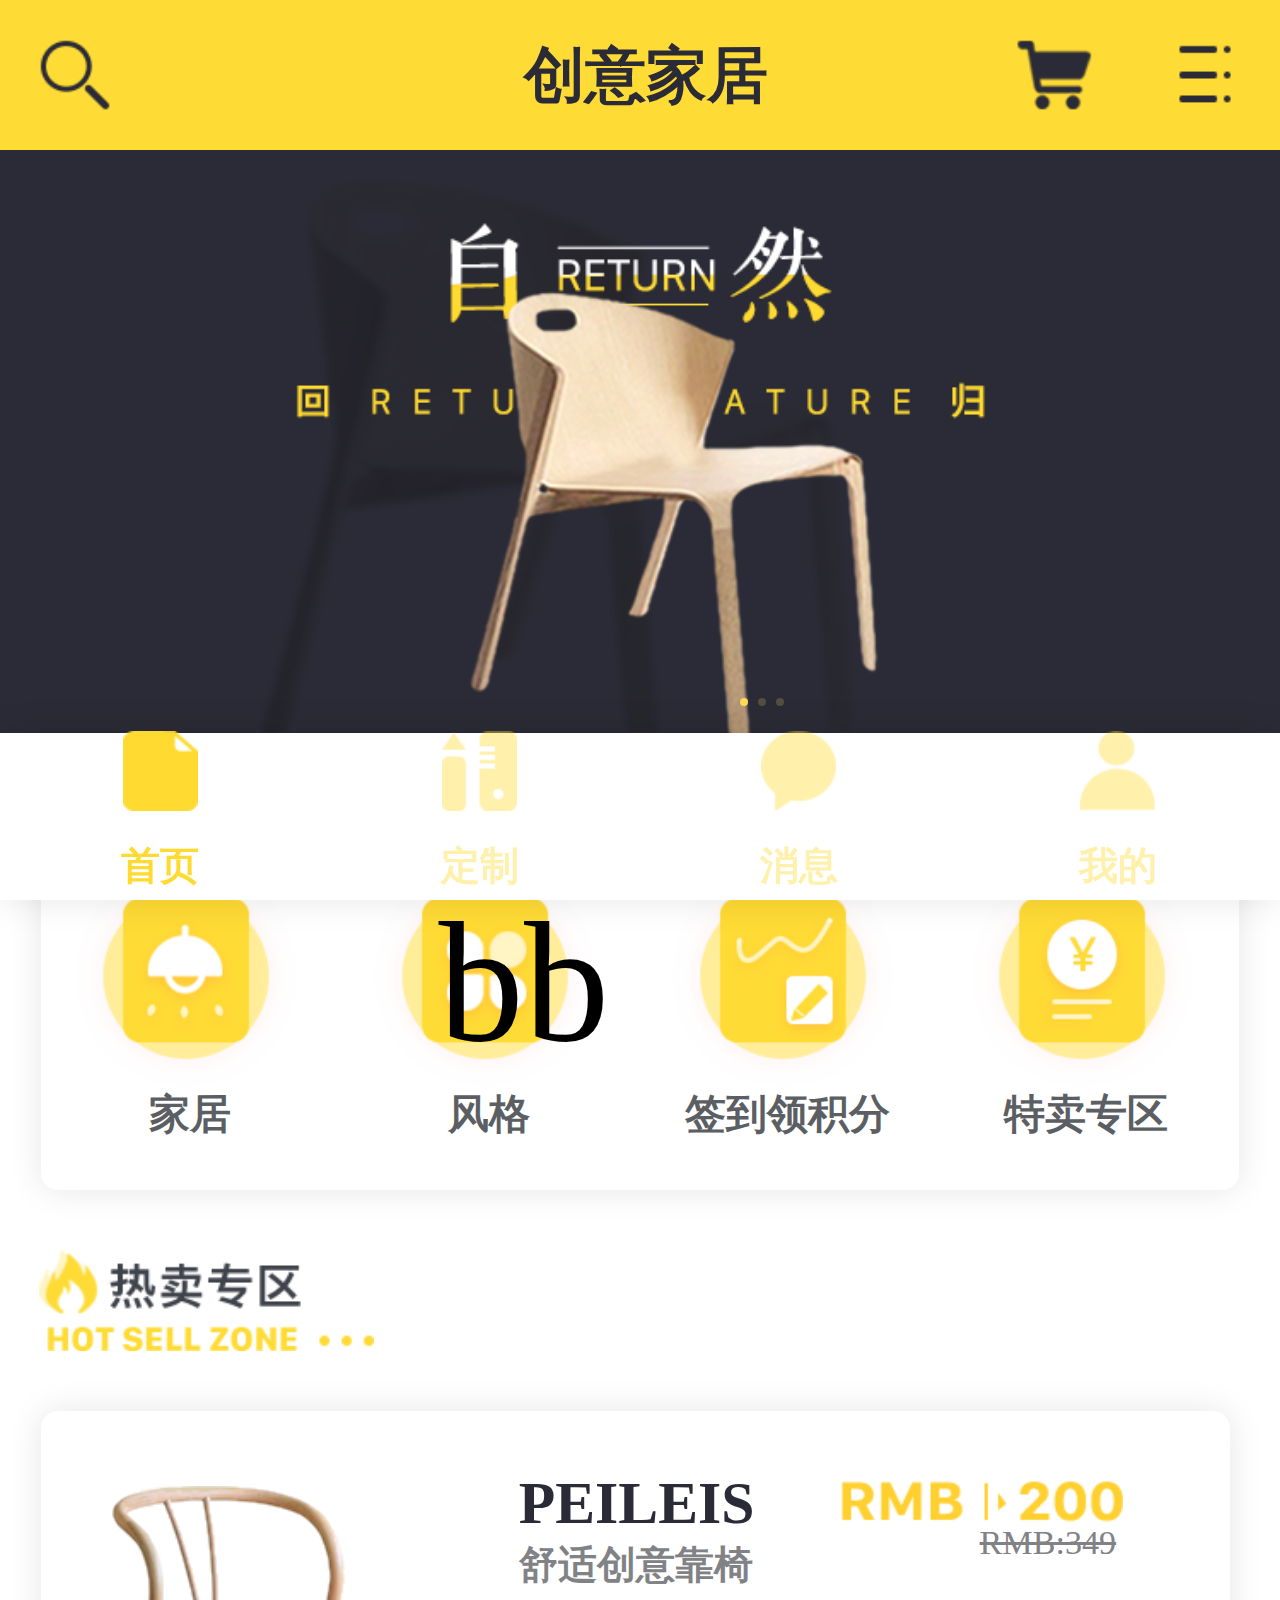
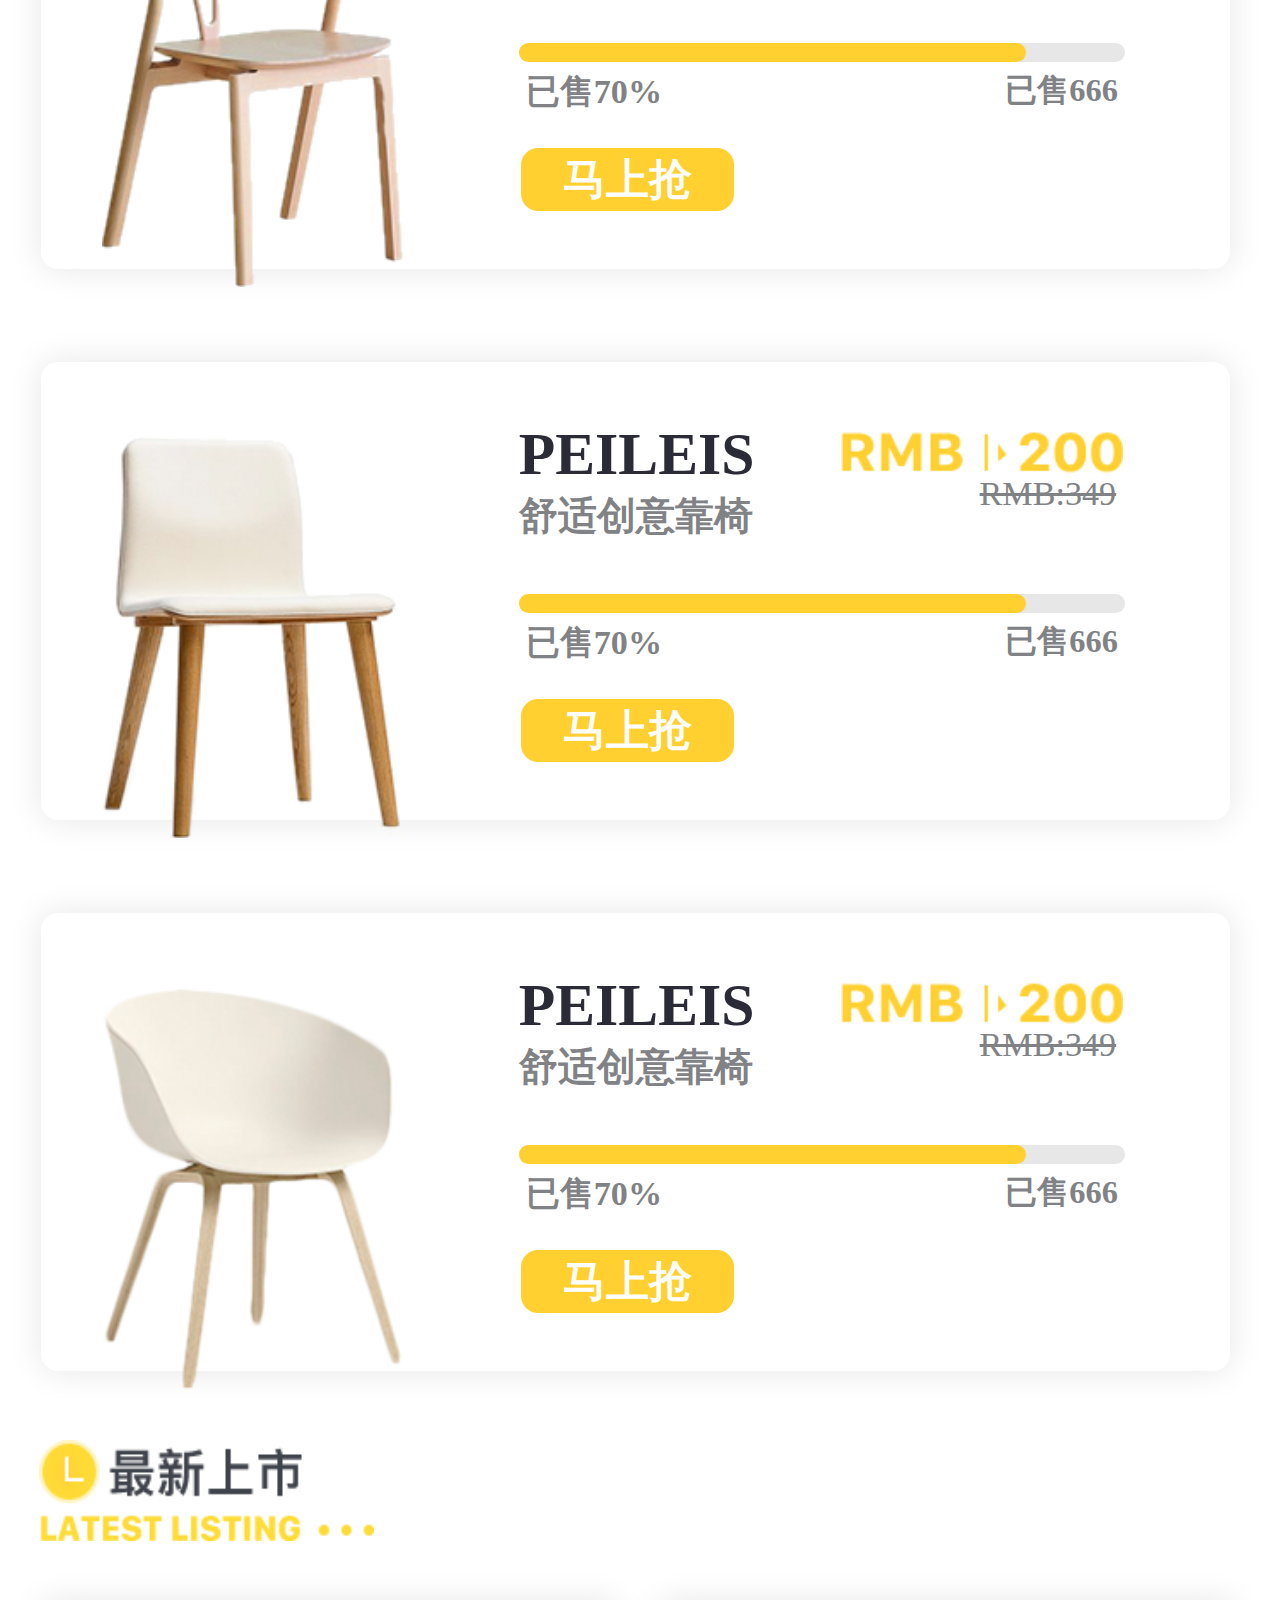
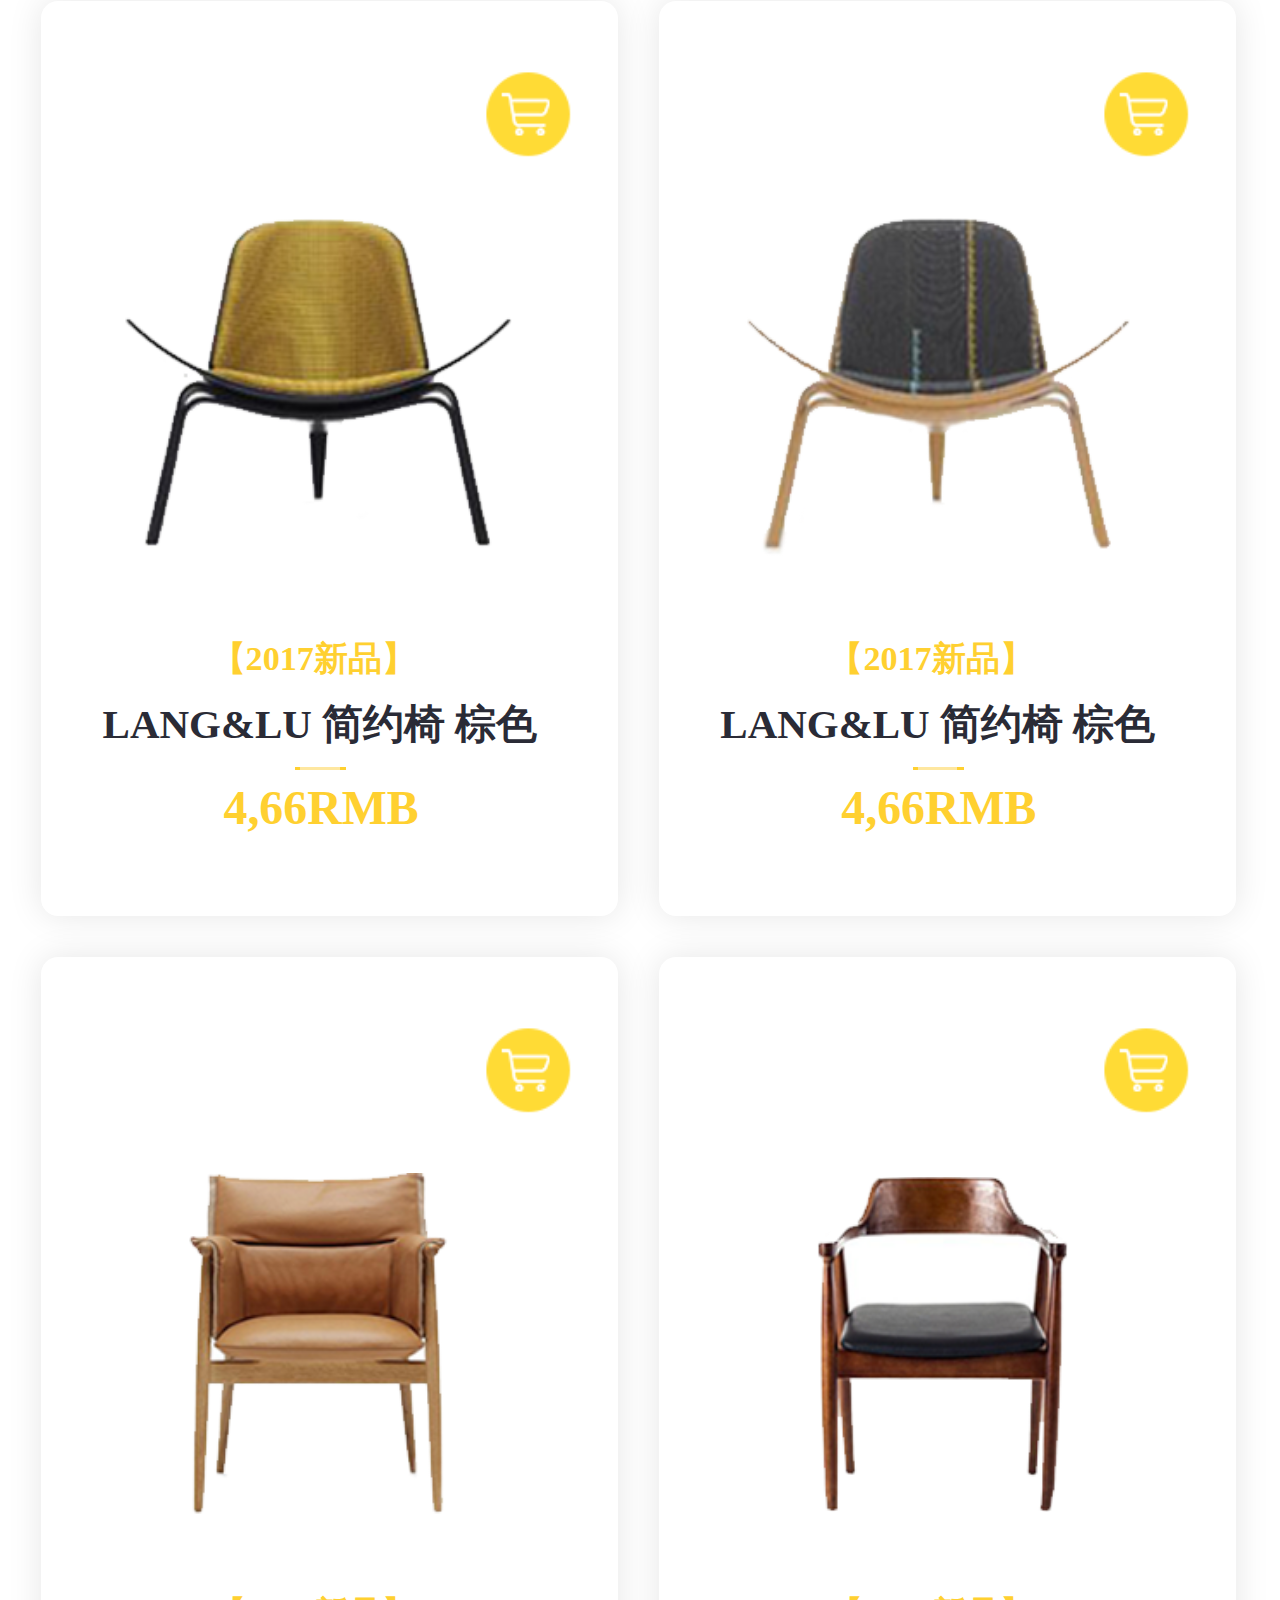
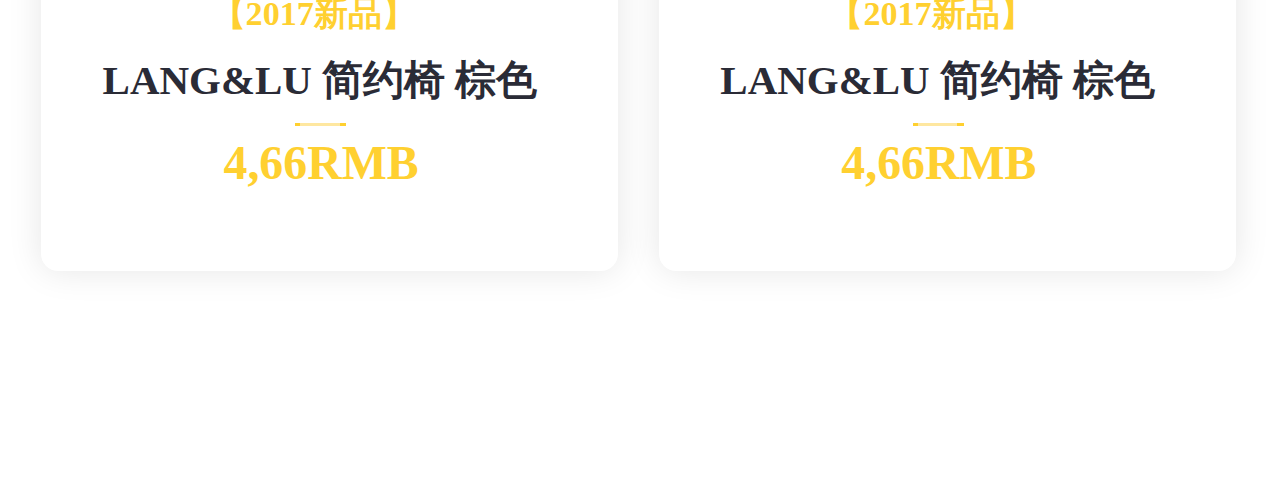
<file: jiaju/index.html>
<!DOCTYPE html>
<html lang="en">
    <head>
        <meta charset="utf-8">
        <meta name="viewport"   content="width=device-width,initial-scale=1.0,maximum-scale=1.0,user-scalable=0">
        <title>家居</title>
        <link rel="stylesheet" href="css/shouye.css">
        <link rel="stylesheet" href="css/swiper.css">
        <script src="js/rem.js"></script>
        <script src="js/swiper-jquery.js"></script>
        <script src="js/swiper.js"></script>
    </head>
    <body>
    <div class="top">
    	<div class="zuo">
    		<img src="img/fangdajing@2x.png" alt="">
    	</div>
    	<div class="zuoo">
    		<div class="wenzi">创意家居</div>
    	</div>
    	<a href="liebiao.html">
         <div class="zhong">
            <img src="img/genduo@2x.png" alt="">
        </div>   
        </a>
    	<div class="you">
    		<img src="img/gouwuche@2x.png" alt="">
    	</div>
    </div>
    <!-- banner开始 -->
    <div class="swiper-container banner">
        <div class="swiper-wrapper">
            <div class="swiper-slide">
                <img src="img/banner@2x.png" alt="">
            </div>
            <div class="swiper-slide">
                <img src="img/banner@2x.png" alt="">
            </div>
            <div class="swiper-slide">
                <img src="img/banner@2x.png" alt="">
            </div>
        </div>
        
        <!-- 如果需要分页器 -->
        <div class="swiper-pagination"></div>
  
    </div>
    <!-- banner结束 -->
    <div class="tubiao">
    	<a href="liebiao.html">
         <div class="one">
            <img src="img/jiaju@2x.png" alt="">
            <div class="wenzi">家居</div>
        </div>   
        </a>
    	<div class="tow">
    		<img src="img/fenge@2x.png" alt="">
    		<div class="wenzi">风格</div>
    	</div>
    	<div class="sree">
    		<img src="img/qiandao@2x.png" alt="">
    		<div class="wenzi">签到领积分</div>
    	</div>
    	<div class="fon">
    		<img src="img/temai@2x.png" alt="">
    		<div class="wenzi">特卖专区</div>
    	</div>
    </div>
    <div class="biaoti"></div>
    <div class="liebiao">
    	<div class="you">
    		<div class="shan">PEILEIS</div>
    		<div class="zhong"></div>
    		<div class="xia">舒适创意靠椅</div>
    		<div class="wan">
    			<del>RMB:349</del>
    		</div>
    		<div class="yuan">
    			<div class="yua"></div>
    		</div>
    		<div class="yi">已售70%</div>
    		<div class="yii">已售666</div>
    		<div class="jiage">马上抢</div>
    	</div>
    </div>
    <div class="tu">
    	<img src="img/feif@2x.png" alt="">
    </div>
    <div class="liebiao">
    	<div class="you">
    		<div class="shan">PEILEIS</div>
    		<div class="zhong"></div>
    		<div class="xia">舒适创意靠椅</div>
    		<div class="wan">
    			<del>RMB:349</del>
    		</div>
    		<div class="yuan">
    			<div class="yua"></div>
    		</div>
    		<div class="yi">已售70%</div>
    		<div class="yii">已售666</div>
    		<div class="jiage">马上抢</div>
    	</div>
    </div>
    <div class="tu">
    	<img src="img/fei@2x.png" alt="">
    </div>
    <div class="liebiao">
    	<div class="you">
    		<div class="shan">PEILEIS</div>
    		<div class="zhong"></div>
    		<div class="xia">舒适创意靠椅</div>
    		<div class="wan">
    			<del>RMB:349</del>
    		</div>
    		<div class="yuan">
    			<div class="yua"></div>
    		</div>
    		<div class="yi">已售70%</div>
    		<div class="yii">已售666</div>
    		<div class="jiage">马上抢</div>
    	</div>
    </div>
    <div class="tu">
    	<img src="img/erer@2x.png" alt="">
    </div>
    <div class="biaotii"></div>
    <a href="xianqing.html">
        <div class="gongge gongge1">
        <div class="icon"></div>
        <div class="tu"></div>
        <div class="wenzi">
            <div class="shan">【2017新品】</div>
            <div class="zhong">LANG&LU  简约椅 棕色 </div>
            <div class="xia">
                <div class="zhon"></div>
            </div>
            <div class="wan">4,66RMB</div>
        </div>
    </div>
    </a>
    <div class="gongge gongge2">
    	<div class="icon"></div>
    	<div class="tu"></div>
    	<div class="wenzi">
    		<div class="shan">【2017新品】</div>
    		<div class="zhong">LANG&LU  简约椅 棕色 </div>
    		<div class="xia">
    			<div class="zhon"></div>
    		</div>
    		<div class="wan">4,66RMB</div>
    	</div>
    </div>
    <div class="gongge gongge3">
    	<div class="icon"></div>
    	<div class="tu"></div>
    	<div class="wenzi">
    		<div class="shan">【2017新品】</div>
    		<div class="zhong">LANG&LU  简约椅 棕色 </div>
    		<div class="xia">
    			<div class="zhon"></div>
    		</div>
    		<div class="wan">4,66RMB</div>
    	</div>
    </div>
    <div class="gongge gongge4">
    	<div class="icon"></div>
    	<div class="tu"></div>
    	<div class="wenzi">
    		<div class="shan">【2017新品】</div>
    		<div class="zhong">LANG&LU  简约椅 棕色 </div>
    		<div class="xia">
    			<div class="zhon"></div>
    		</div>
    		<div class="wan">4,66RMB</div>
    	</div>
    </div>
    <div class="bu"></div>
    <div class="dibu">
        <div class="tab">
            <div class="zhong">
                <div class="shan">
                    <img src="img/eowkene@2x.png" alt="">
                </div>
                <div class="xiaa">首页</div>
            </div>
        </div>
        <div class="tab">
            <div class="zhong">
                <div class="shan">
                    <img src="img/dingzhi@2x.png" alt="">
                </div>
                <div class="xia">定制</div> bb 
            </div>
        </div>
        <div class="tab">
            <div class="zhong">
                <div class="shan">
                    <img src="img/xiaoxi@2x.png" alt="">
                </div>
                <div class="xia">消息</div>
            </div>
        </div>
        <a href="denglu.html">
            <div class="tab tab4">
            <div class="zhong">
                <div class="shan">
                    <img src="img/geren@2x.png" alt="">
                </div>
                <div class="xia">我的</div>
            </div>
        </div>
        </a>
    </div>
    <script>        
    var mySwiper = new Swiper ('.swiper-container', {
    // direction: 'verti  cal',
    loop: true,
    
    // 如果需要分页器
    pagination: '.swiper-pagination',
    })        
    </script>




    </body>
</html>
</file>
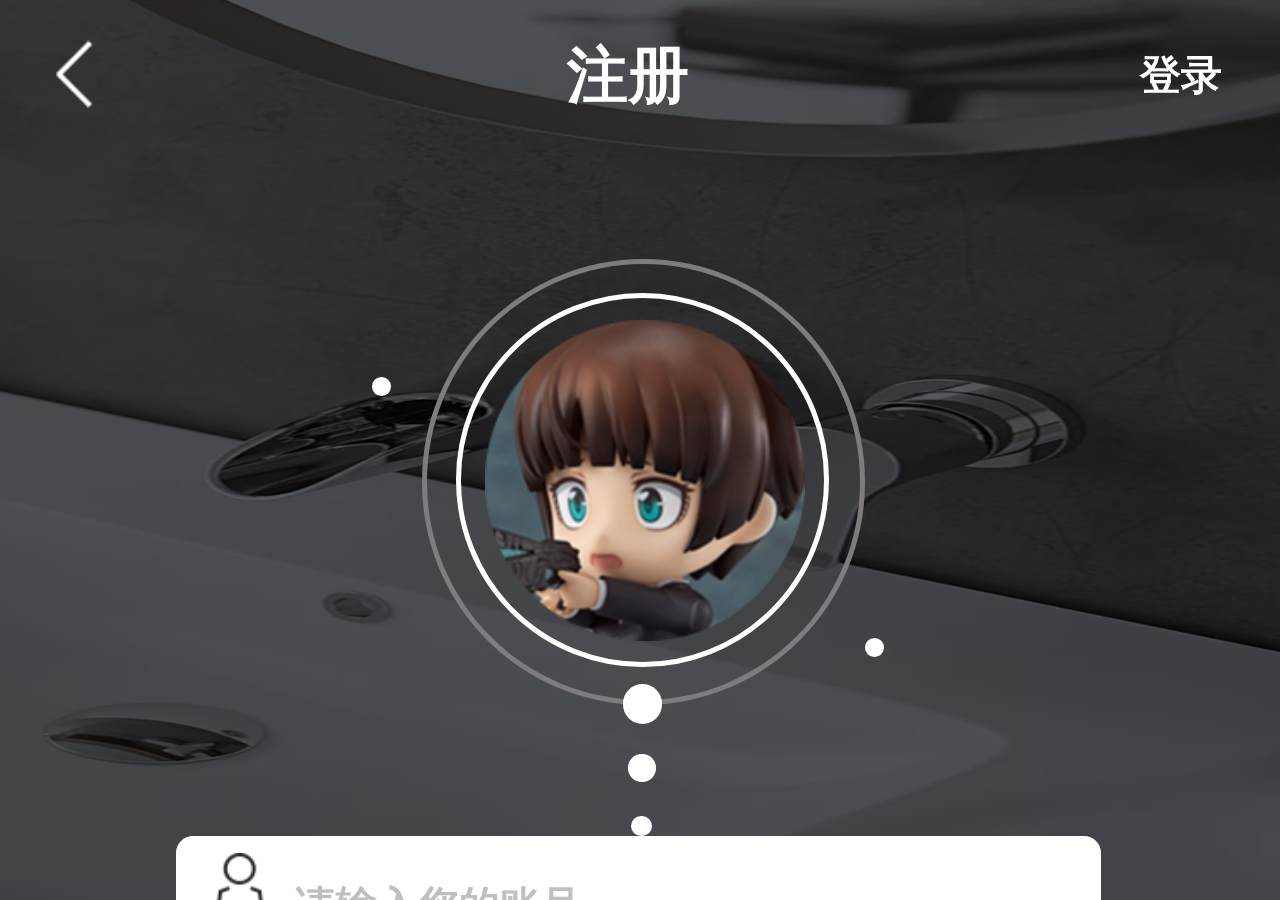
<file: jiaju/chuce.html>
<!DOCTYPE html>
<html lang="en">
    <head>
        <meta charset="utf-8">
        <meta name="viewport"   content="width=device-width,initial-scale=1.0,maximum-scale=1.0,user-scalable=0">
        <title>注册</title>
        <link rel="stylesheet" href="css/chuce.css">
        <script src="js/rem.js"></script>
    </head>
    <body>
    <div class="beijing">
        <div class="top">
            <a href="denglu.html">
                <div class="zuo">
                <img src="img/ueopewww2@2x.png" alt="">
            </div>
            </a>
            <div class="zhong">注册</div>
            <a href="denglu.html">
                <div class="you">登录</div>
            </a>
        </div>
        <div class="yuan1"></div>
        <div class="yuan">
            <div class="yuaner"></div>
            <div class="yuansan">
                <img src="img/yeiewowl@2x.png" alt="">
            </div>
        </div>
        <div class="yuan3"></div>
        <div class="yuan4"></div>
        <div class="yuan5"></div>
        <div class="yuan6"></div>
        <div class="deng">
            <div class="wu">
                <img src="img/User@2x.png" alt="">
            </div>
            <div class="wenzi">请输入您的账号</div>
        </div>
        <div class="deng deng2">
            <div class="wu">
                <img src="img/ClosedLock@2x.png" alt="">
            </div>
            <div class="wenzi">请输入您的密码</div>
            <div class="wan">
                <img src="img/Eye@2x.png" alt="">
            </div>
        </div>
        <div class="deng deng2">
            <div class="wu">
                <img src="img/ClosedLock@2x.png" alt="">
            </div>
            <div class="wenzi">请再次输入密码</div>
            <div class="wan">
                <img src="img/Eye@2x.png" alt="">
            </div>
        </div>
        <a href="denglu.html">
            <div class="ren">注册</div>
        </a>
        

    </div>
    
    </body>
</html>
</file>
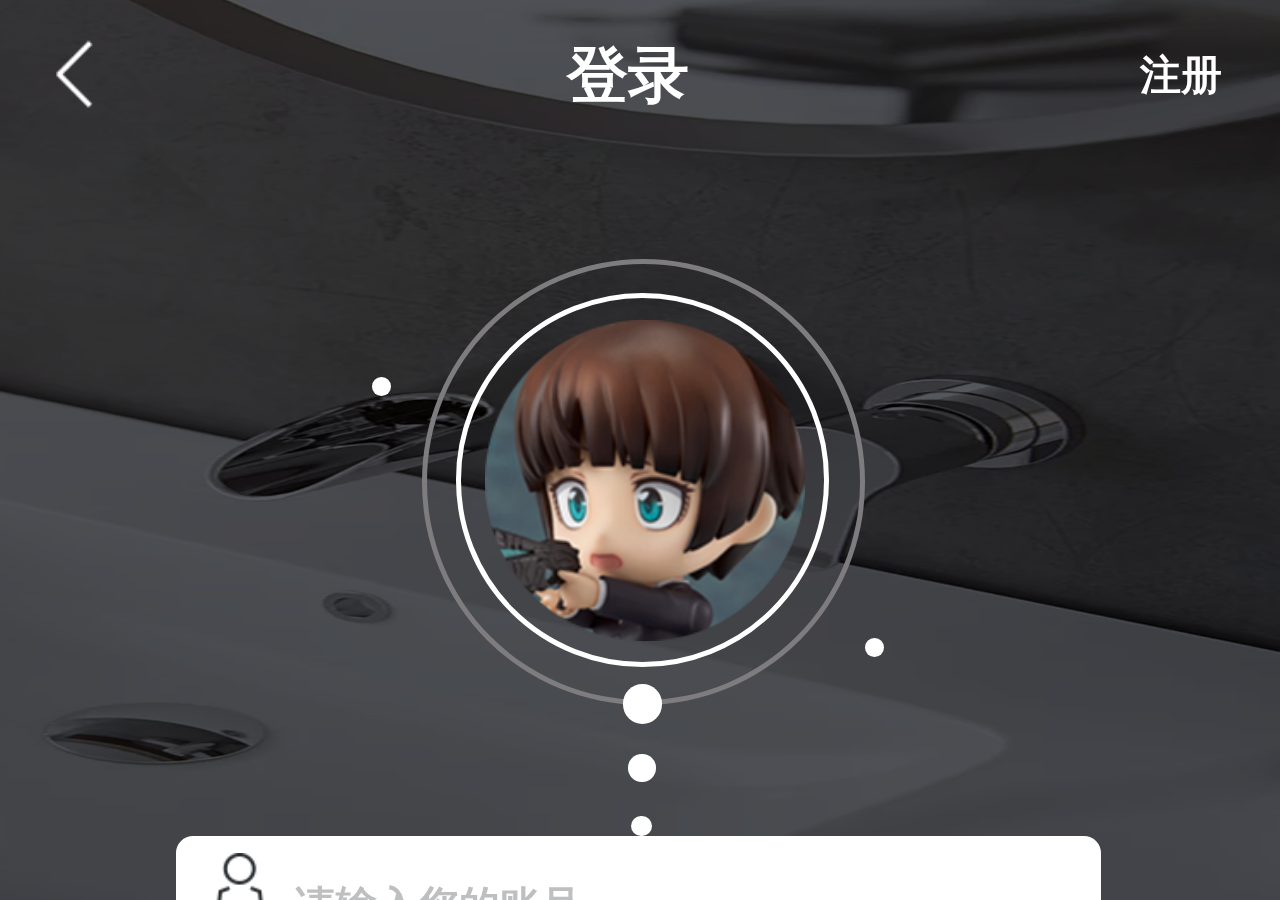
<file: jiaju/denglu.html>
<!DOCTYPE html>
<html lang="en">
    <head>
        <meta charset="utf-8">
        <meta name="viewport"   content="width=device-width,initial-scale=1.0,maximum-scale=1.0,user-scalable=0">
        <title>登录</title>
        <link rel="stylesheet" href="css/denglu.css">
        <script src="js/rem.js"></script>
    </head>
    <body>
    <div class="beijing">
        <div class="top">
            <a href="index.html">
                <div class="zuo">
                <img src="img/ueopewww2@2x.png" alt="">
            </div>
            </a>
            <div class="zhong">登录</div>
            <a href="chuce.html">
                <div class="you">注册</div>
            </a>
        </div>
        <div class="yuan1"></div>
        <div class="yuan">
            <div class="yuaner"></div>
            <div class="yuansan">
                <img src="img/yeiewowl@2x.png" alt="">
            </div>
        </div>
        <div class="yuan3"></div>
        <div class="yuan4"></div>
        <div class="yuan5"></div>
        <div class="yuan6"></div>
        <div class="deng">
            <div class="wu">
                <img src="img/User@2x.png" alt="">
            </div>
            <div class="wenzi">请输入您的账号</div>
        </div>
        <div class="deng deng2">
            <div class="wu">
                <img src="img/ClosedLock@2x.png" alt="">
            </div>
            <div class="wenzi">请输入您的密码</div>
            <div class="wan">
                <img src="img/Eye@2x.png" alt="">
            </div>
        </div>
        <div class="que">忘记密码</div>
        <a href="wode.html">
            <div class="ren">登录</div>
        </a>
        <div class="disan">第三方登录</div>
        <div class="tubiao">
            <div class="tu tu1">
                <img src="img/qq@2x.png" alt="">
            </div>
            <div class="tu tu2">
                <img src="img/weixin_btn@2x.png" alt="">
            </div>
            <div class="tu tu3">
                <img src="img/weibo_btn@2x.png" alt="">
            </div>
        </div>


    </div>
    
    </body>
</html>
</file>
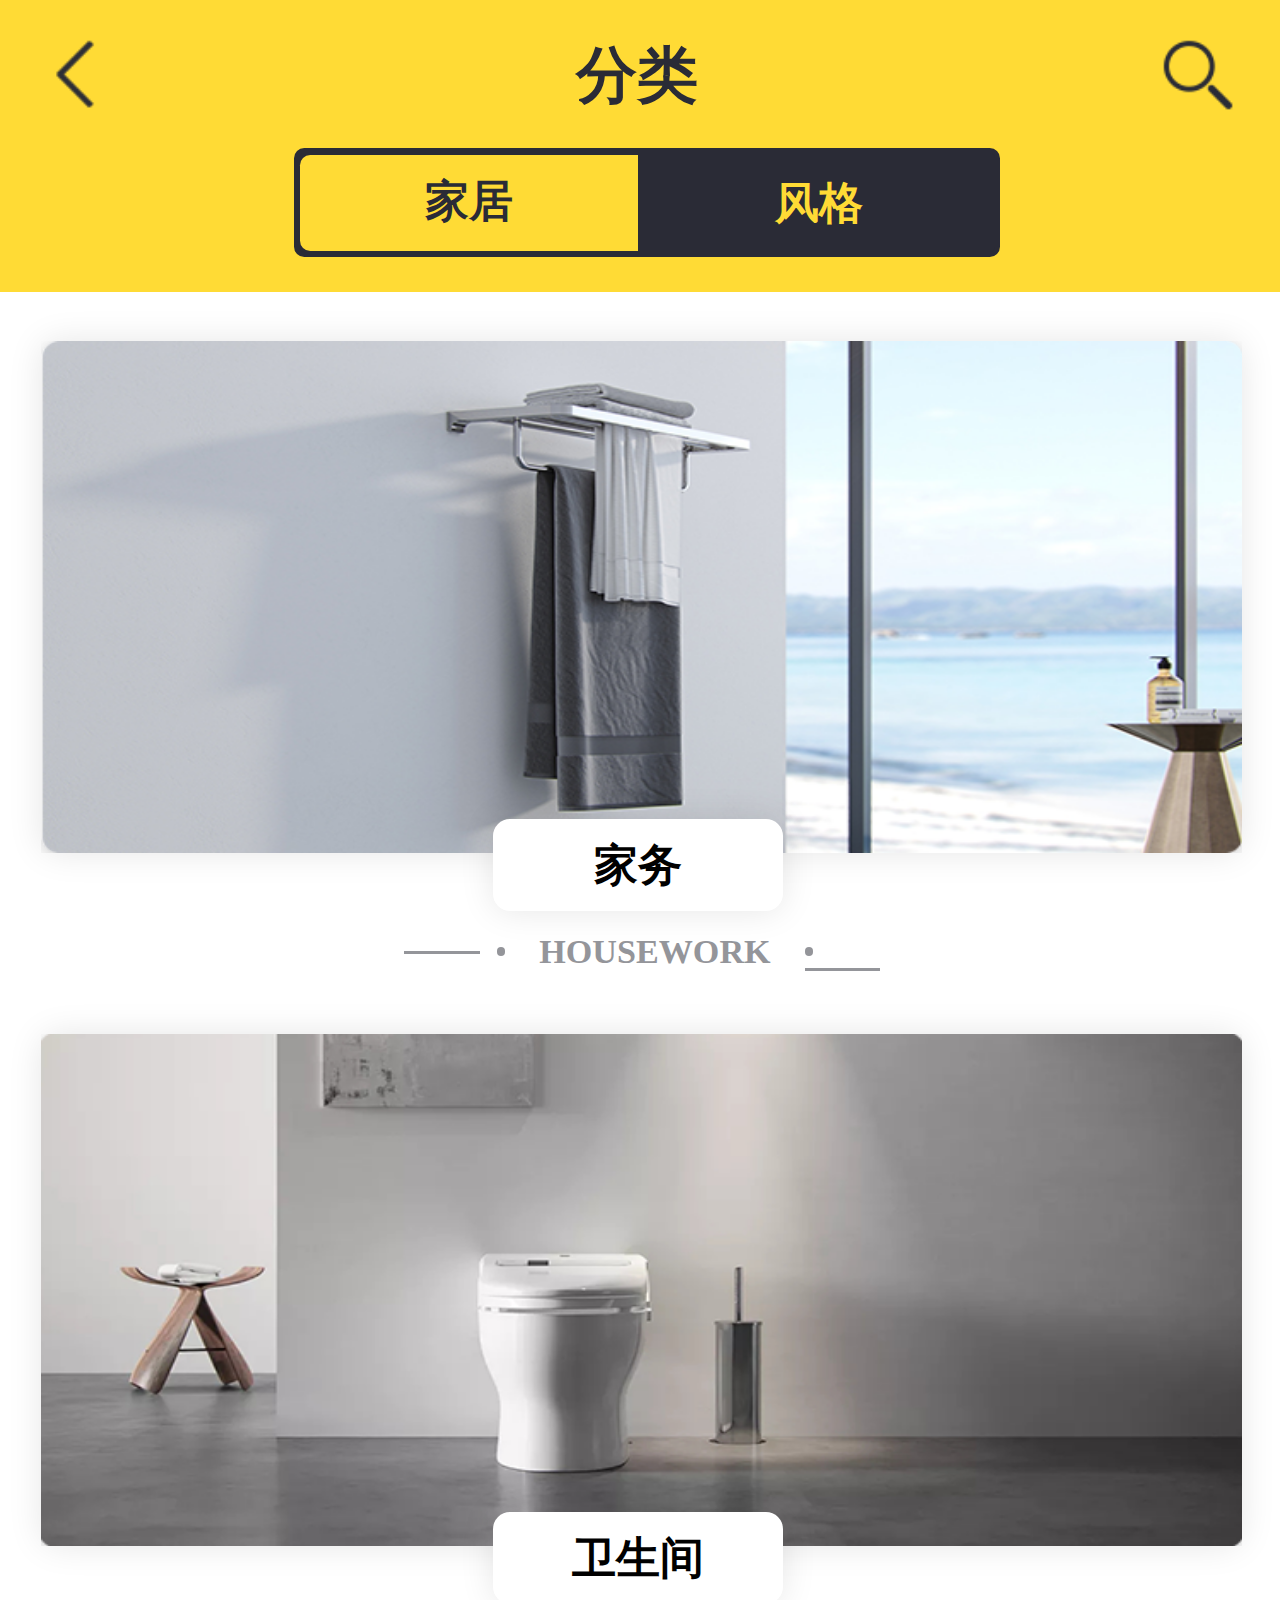
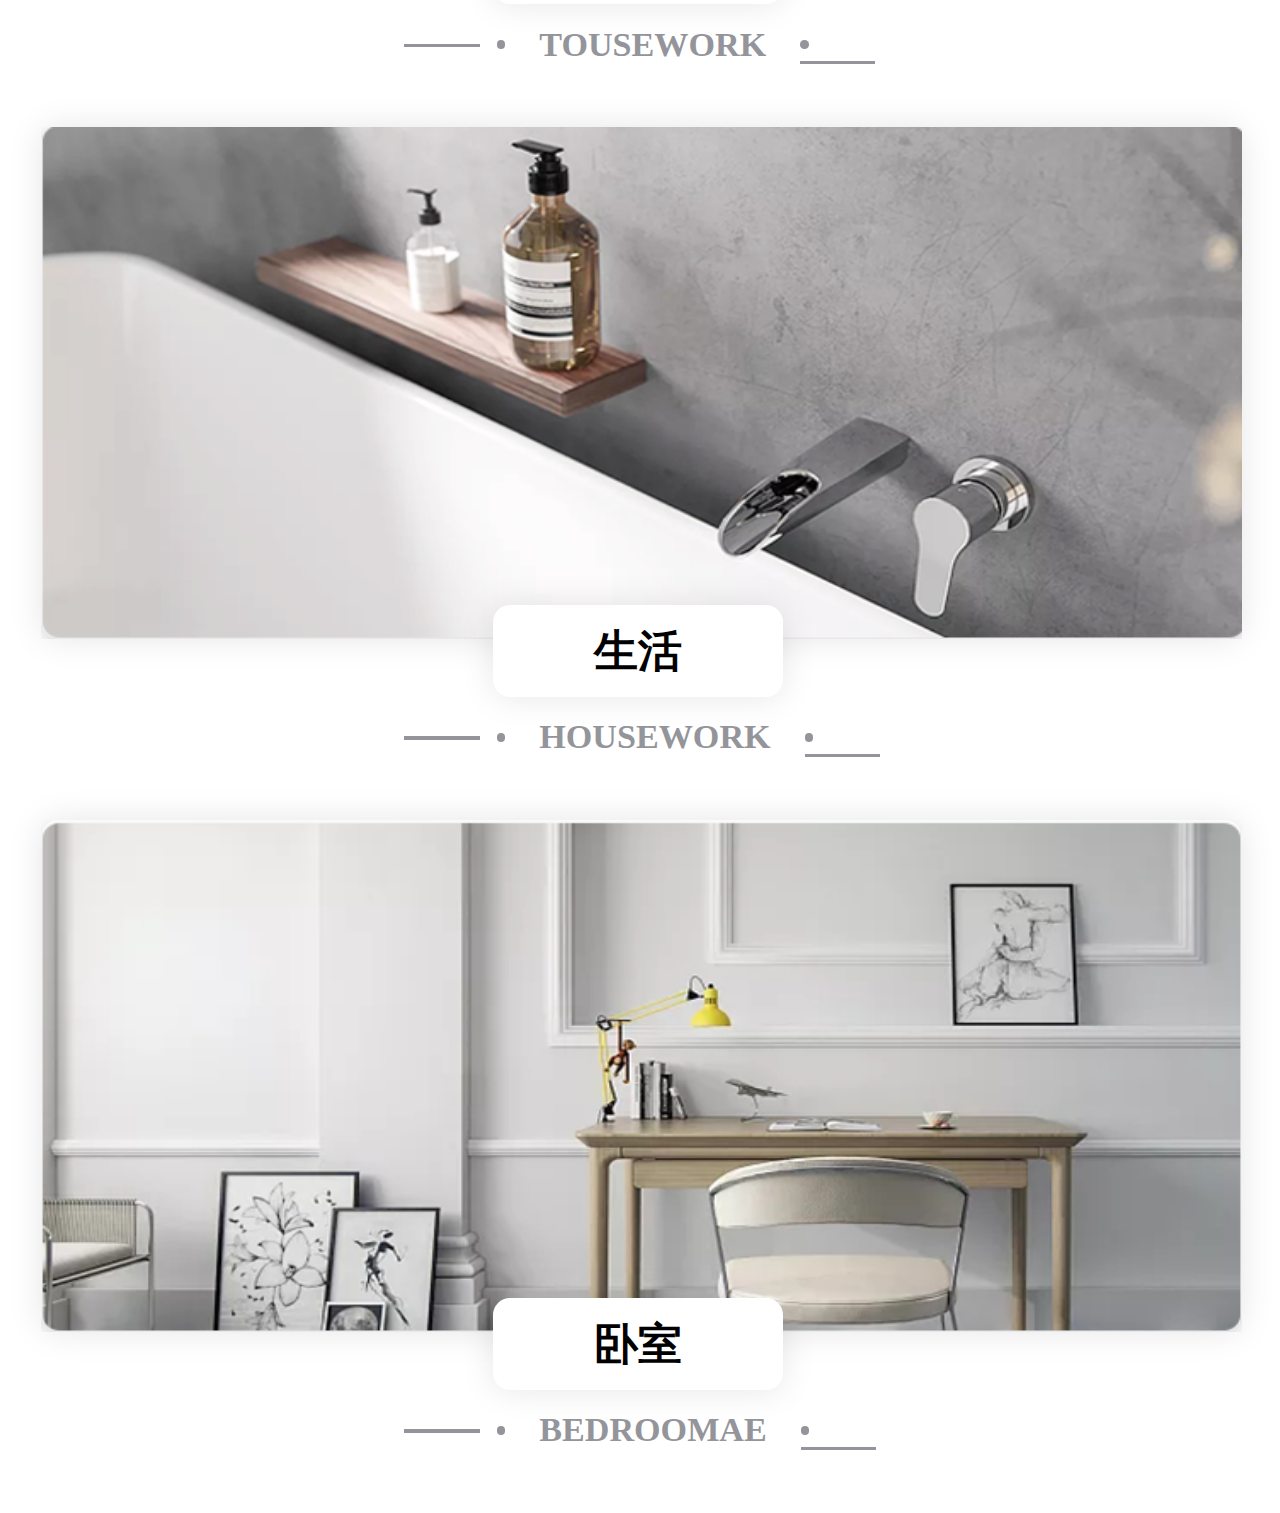
<file: jiaju/liebiao.html>
<!DOCTYPE html>
<html lang="en">
    <head>
        <meta charset="utf-8">
        <meta name="viewport"   content="width=device-width,initial-scale=1.0,maximum-scale=1.0,user-scalable=0">
        <title>列表页</title>
        <link rel="stylesheet" href="css/liebiao.css">
        <script src="js/rem.js"></script>
    </head>
    <body>
    <div class="top">
        <a href="index.html">
            <div class="zuo">
            <img src="img/fanhui@2x.png" alt="">
        </div>
        </a>
        <div class="zhong">分类</div>
        <div class="you">
            <img src="img/fangdajing@2x.png" alt="">
        </div>
    </div>
    <div class="xia">
        <div class="fenglei">
            <div class="huan">家居</div>
            <div class="wenzi">风格</div>
        </div>
    </div>
    <div class="ge">
        <div class="gee gee1">
            <div class="yuanjiao1">家务</div>
            <div class="xiaa">
                <div class="hen"></div>
                <div class="yuan"></div>
                <div class="wen">HOUSEWORK</div>
                <div class="yuan2"></div>
                <div class="hen2"></div>
            </div>
            <img src="img/01658d@2x.png" alt="">
        </div>
        <div class="gee gee1">
            <div class="yuanjiao1">卫生间</div>
            <div class="xiaa">
                <div class="hen"></div>
                <div class="yuan"></div>
                <div class="wen">TOUSEWORK</div>
                <div class="yuan2"></div>
                <div class="hen2"></div>
            </div>
            <img src="img/weishengjian@2x.png" alt="">
        </div>
        <div class="gee gee1">
            <div class="yuanjiao1">生活</div>
            <div class="xiaa">
                <div class="hen"></div>
                <div class="yuan"></div>
                <div class="wen">HOUSEWORK</div>
                <div class="yuan2"></div>
                <div class="hen2"></div>
            </div>
            <img src="img/017b935a3webp@2x.png" alt="">
        </div>
        <div class="gee gee1">
            <div class="yuanjiao1">卧室</div>
            <div class="xiaa">
                <div class="hen"></div>
                <div class="yuan"></div>
                <div class="wen">BEDROOMAE</div>
                <div class="yuan2"></div>
                <div class="hen2"></div>
            </div>
            <img src="img/_1l_2o_100sh.webp@2x.png" alt="">
        </div>
        
    </div>
    
    </body>
</html>
</file>
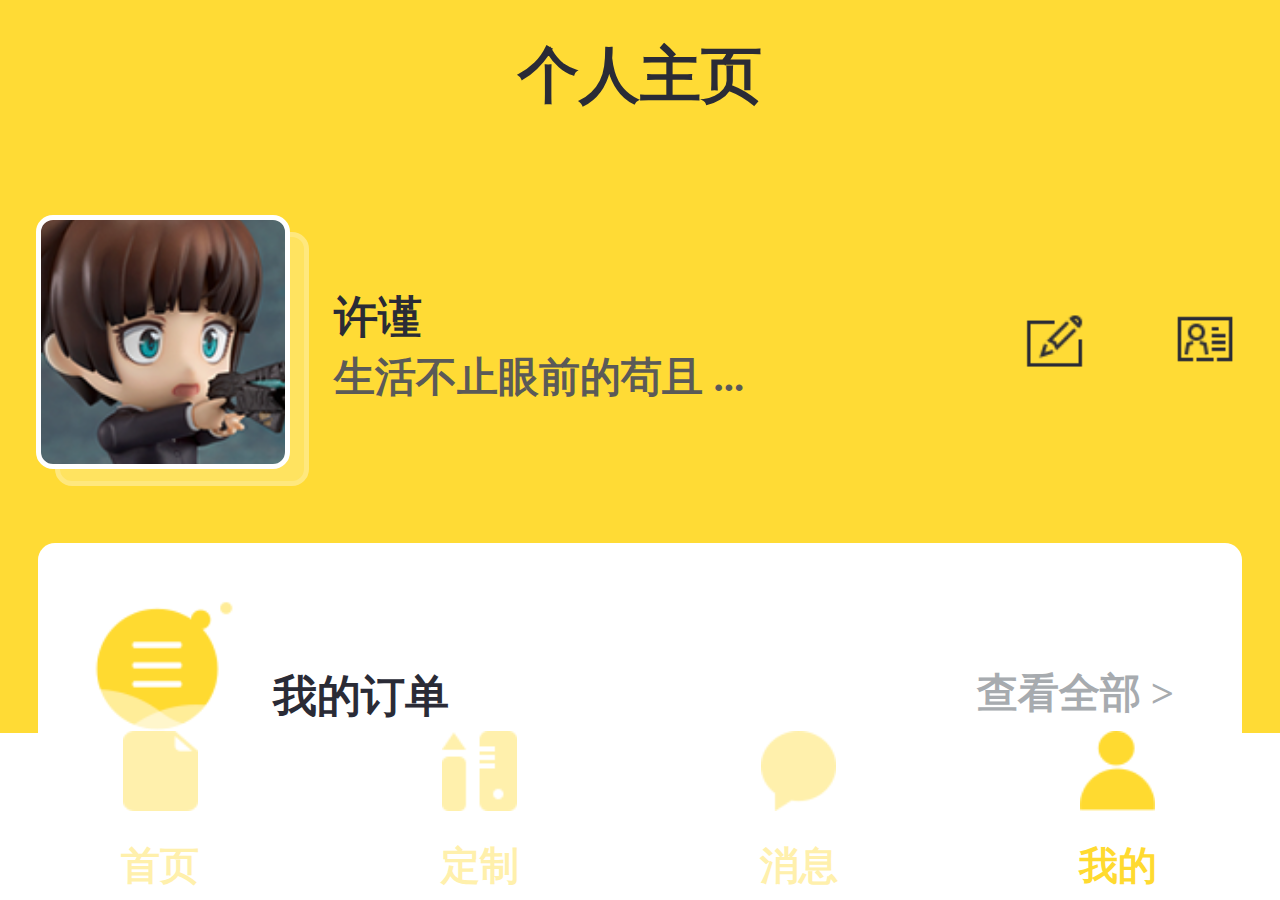
<file: jiaju/wode.html>
<!DOCTYPE html>
<html lang="en">
    <head>
        <meta charset="utf-8">
        <meta name="viewport"   content="width=device-width,initial-scale=1.0,maximum-scale=1.0,user-scalable=0">
        <title>我的</title>
        <link rel="stylesheet" href="css/wode.css">
        <script src="js/rem.js"></script>
    </head>
    <body>
    <div class="beijing">
    	<div class="top">个人主页</div>
    	<div class="touxiang"></div>
    	<div class="touxiangg"></div>
    	<div class="mingzi">
    		<div class="shan">许谨</div>
    		<div class="xia">生活不止眼前的苟且  ...</div>
    	</div>
    	<div class="icon">
    		<img src="img/Edit@2x.png" alt="">
    	</div>
    	<div class="icon icon2">
    		<img src="img/Rolodex@2x.png" alt="">
    	</div>
    	<div class="bai">
    		<div class="ge">
    			<div class="icon">
    				<img src="img/Yi@2x.png" alt="">
    			</div>
    			<div class="wenzi">我的订单</div>
    			<div class="you">查看全部 ></div>
    		</div>
    		<div class="ge">
    			<div class="icon">
    				<img src="img/xihuan@2x.png" alt="">
    			</div>
    			<div class="wenzi">我的喜欢</div>
    			<!-- <div class="you">查看全部 ></div> -->
    		</div>
    		<div class="ge">
    			<div class="icon">
    				<img src="img/jifeng5@2x.png" alt="">
    			</div>
    			<div class="wenzi">我的积分</div>
    			<!-- <div class="you">查看全部 ></div> -->
    		</div>
    		<div class="ge">
    			<div class="icon">
    				<img src="img/dianhua6@2x.png" alt="">
    			</div>
    			<div class="wenzi">客服电话</div>
    			<div class="you">08:00 —— 23:00 ></div>
    		</div>
    		<div class="ge">
    			<div class="icon">
    				<img src="img/yijian7@2x.png" alt="">
    			</div>
    			<div class="wenzi">意见反馈</div>
    			<!-- <div class="you">查看全部 ></div> -->
    		</div>
    		<div class="ge">
    			<div class="icon">
    				<img src="img/shezhi8@2x.png" alt="">
    			</div>
    			<div class="wenzi">设置</div>
    			<!-- <div class="you">查看全部 ></div> -->
    		</div>
    		<div class="dibu">
    			<a href="index.html">
           <div class="tab">
                    <div class="zhong">
                        <div class="shan">
                    <img src="img/shouyexuzhong@2x.png" alt="">
                </div>
                <div class="xia">首页</div>
                    </div>
                </div>         
                </a>

    			<div class="tab">
    				<div class="zhong">
    					<div class="shan">
                    <img src="img/dingzhi@2x.png" alt="">
                </div>
                <div class="xia">定制</div>
    				</div>
    			</div>

    			<div class="tab">
    				<div class="zhong">
    					<div class="shan">
                    <img src="img/xiaoxi@2x.png" alt="">
                </div>
                <div class="xia">消息</div>
    				</div>
    			</div>

    			<div class="tab">
    				<div class="zhong">
    					<div class="shan">
                    <img src="img/xuanzhong@2x.png" alt="">
                </div>
                <div class="xiaa">我的</div>
    				</div>
    			</div>
    		</div>
    	</div>

    </div>
    </div>
    </body>
</html>
</file>
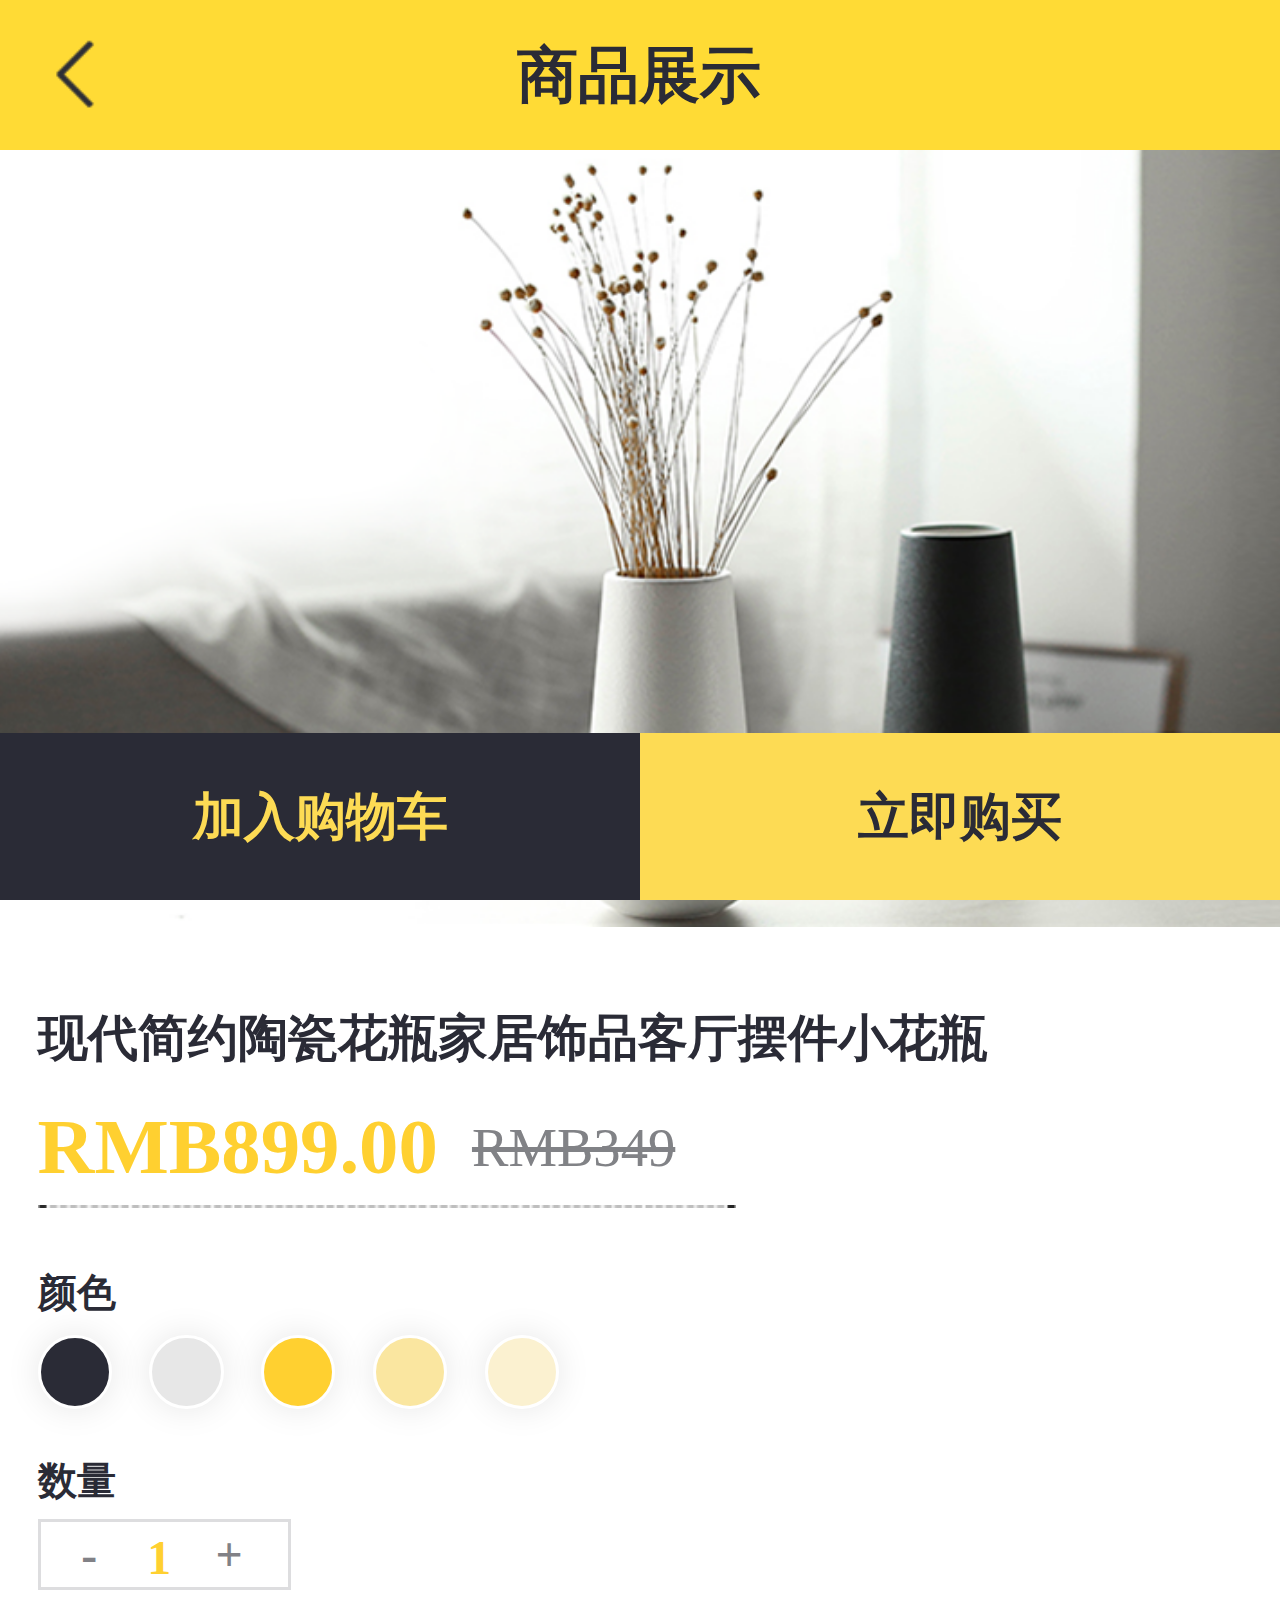
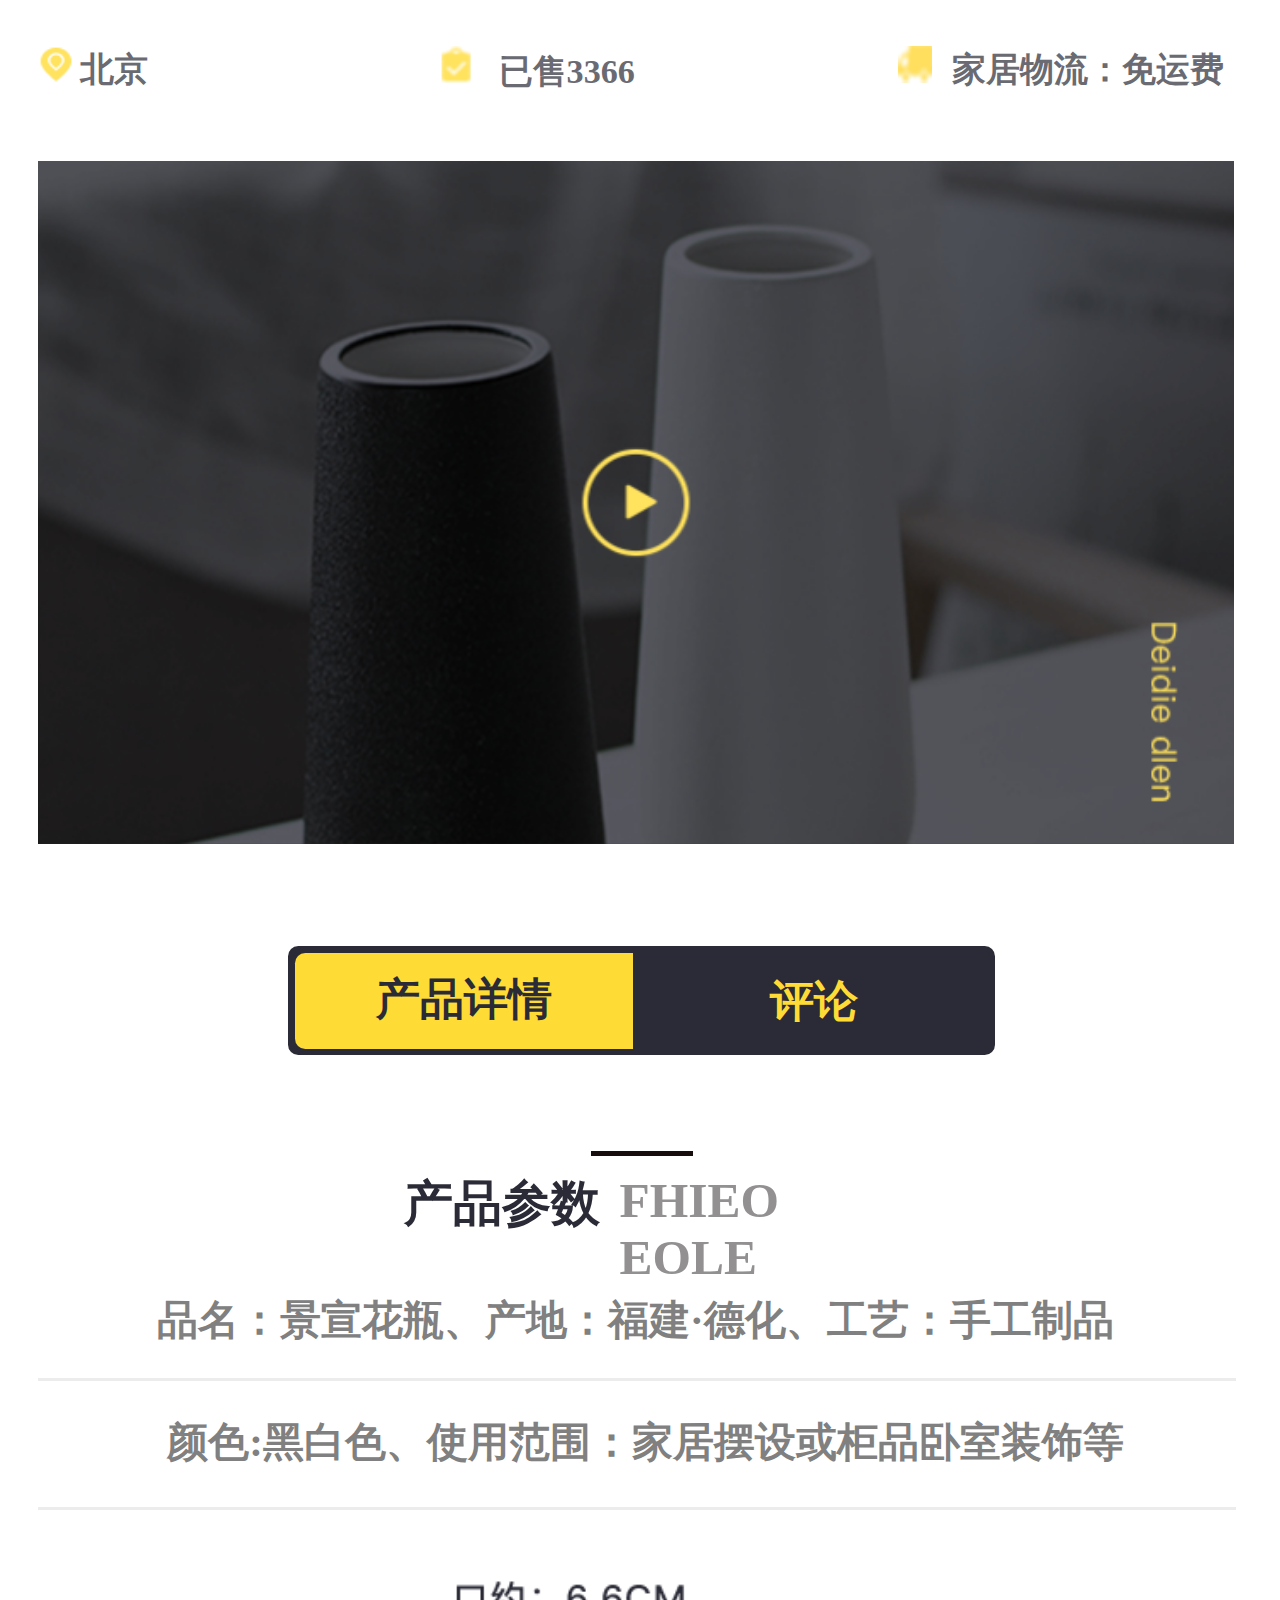
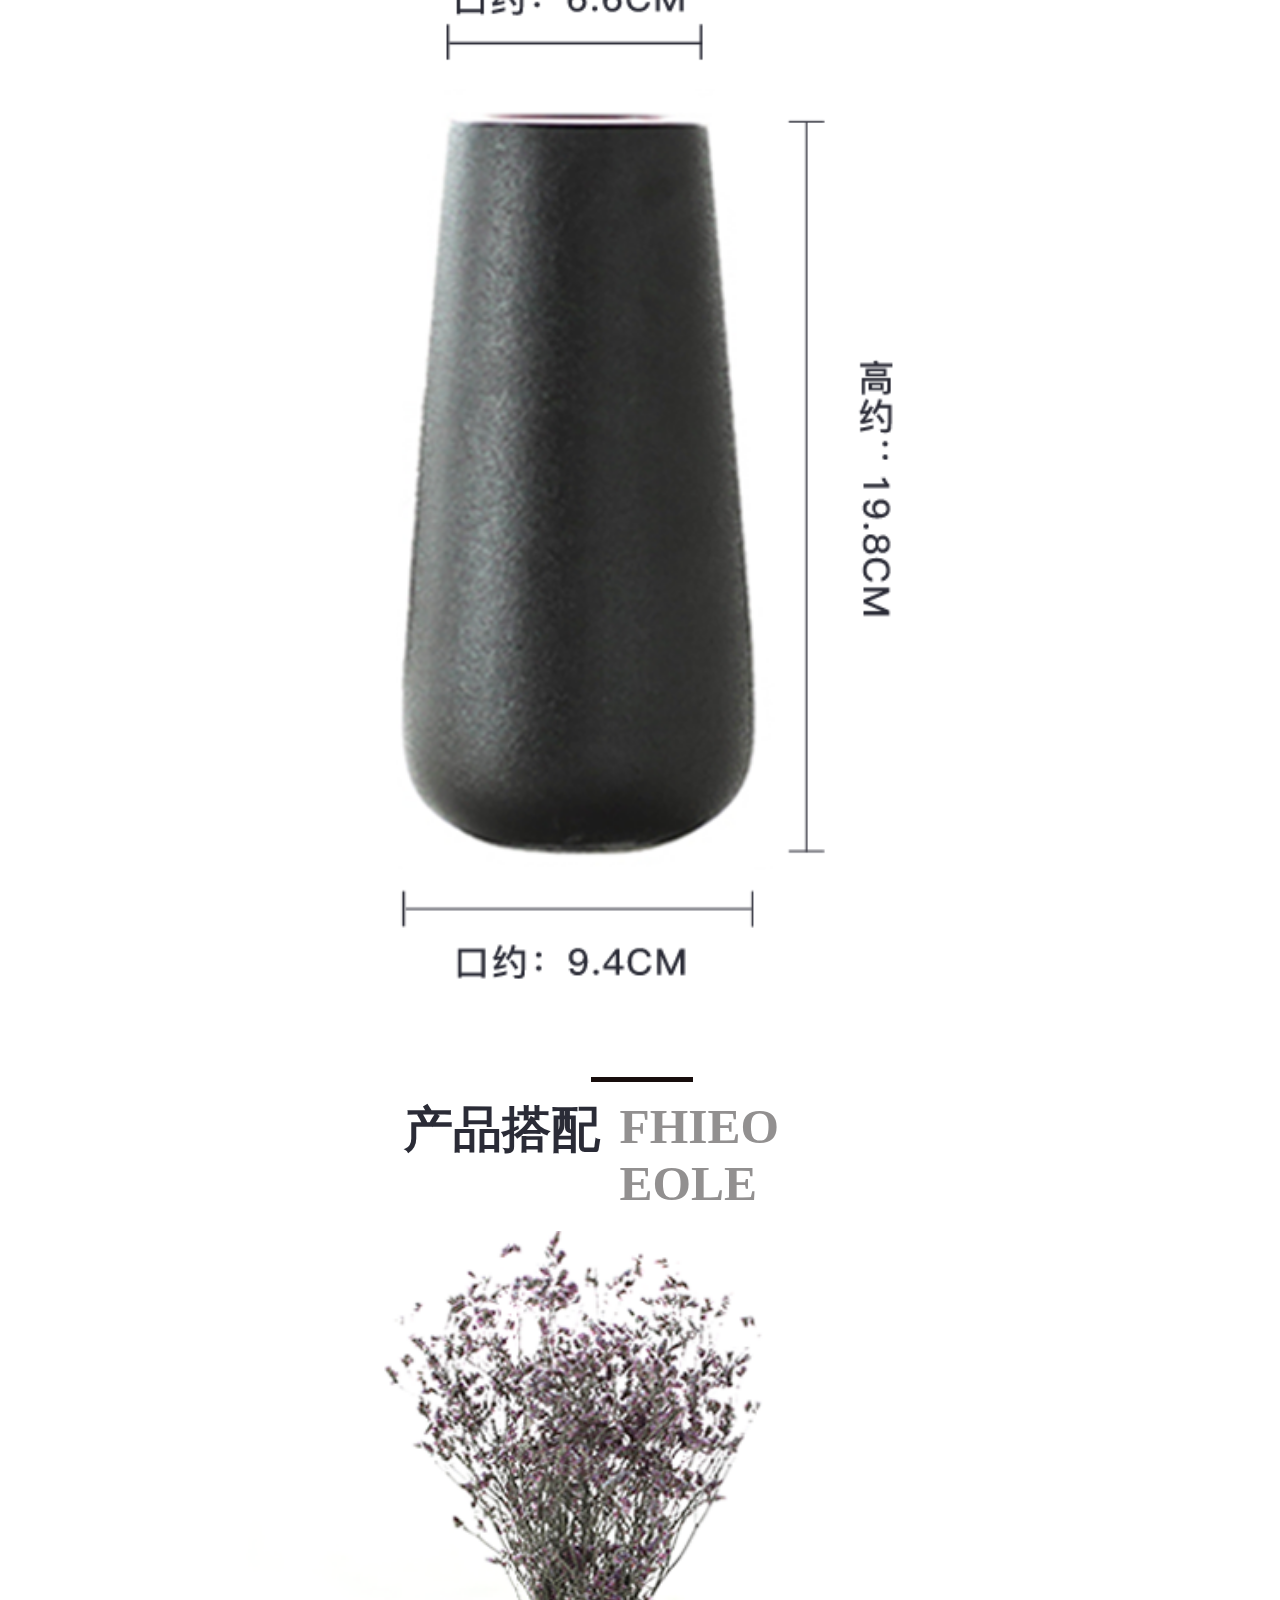
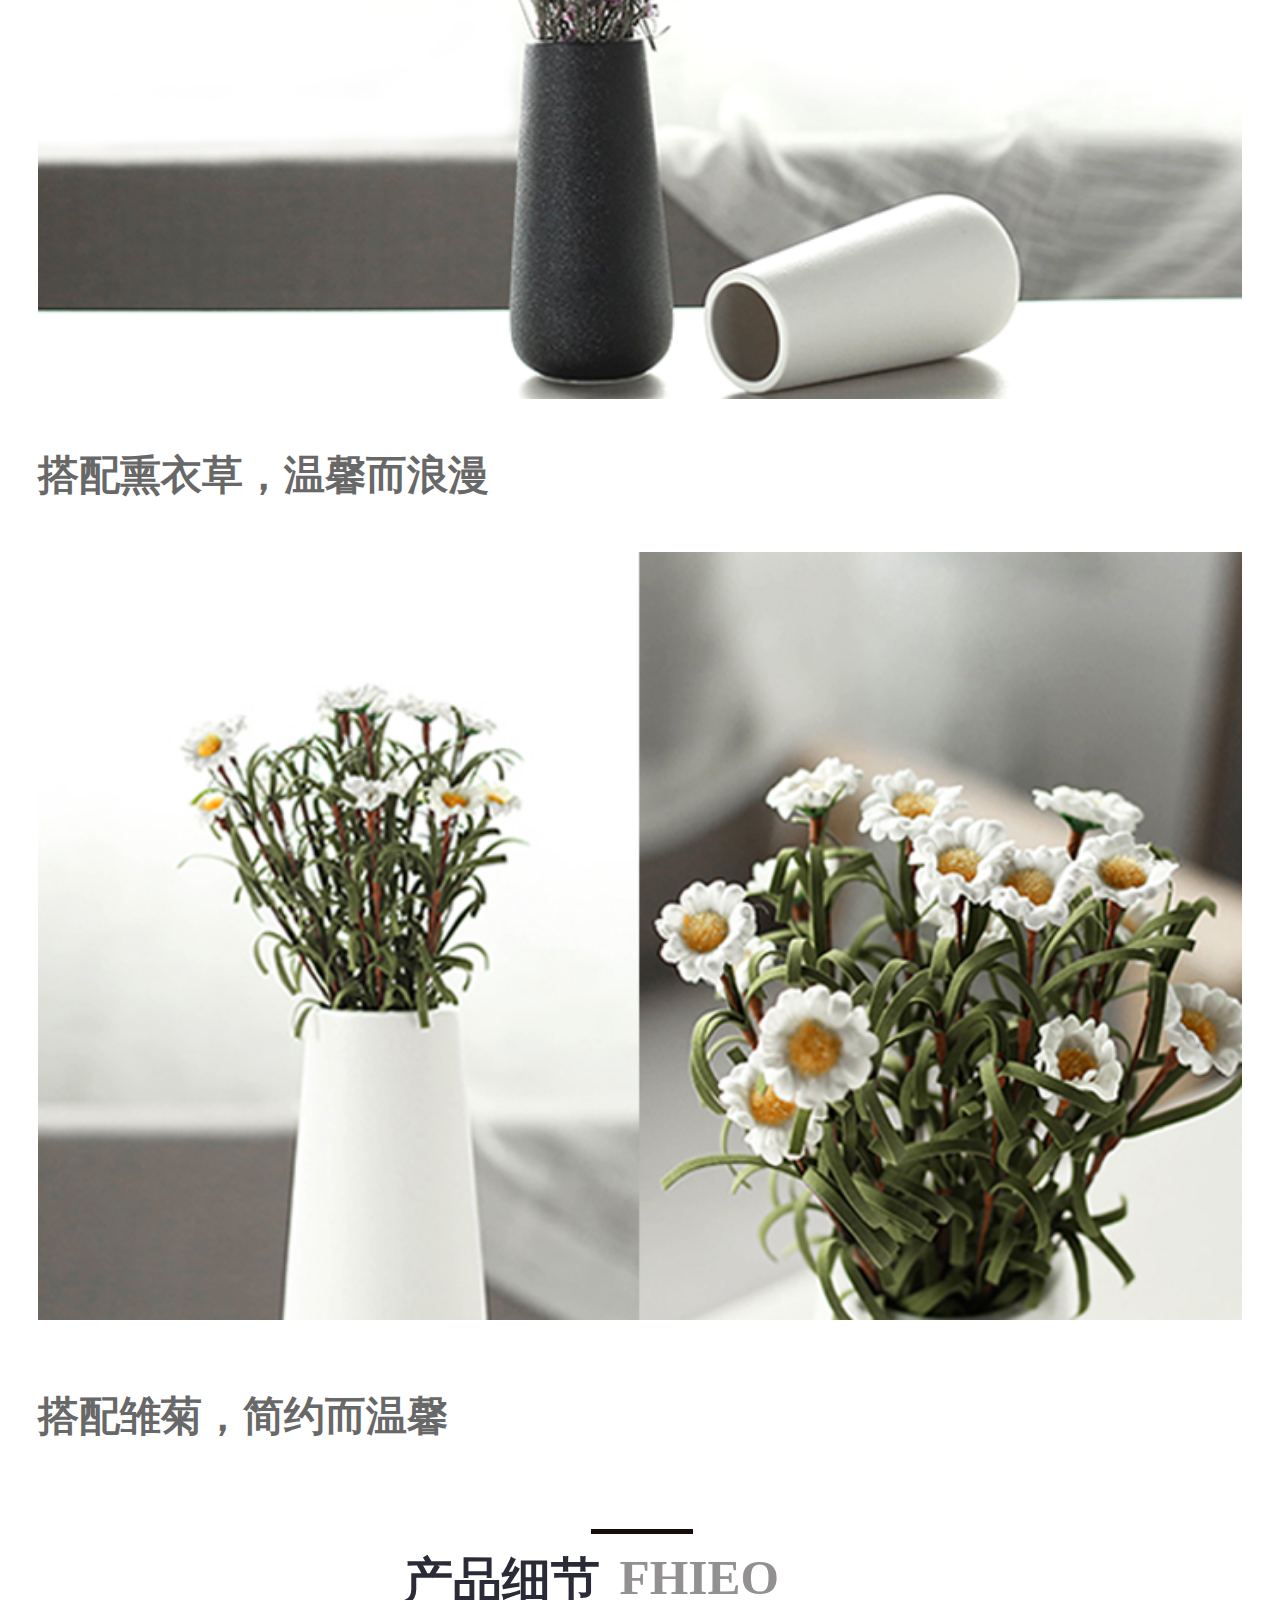
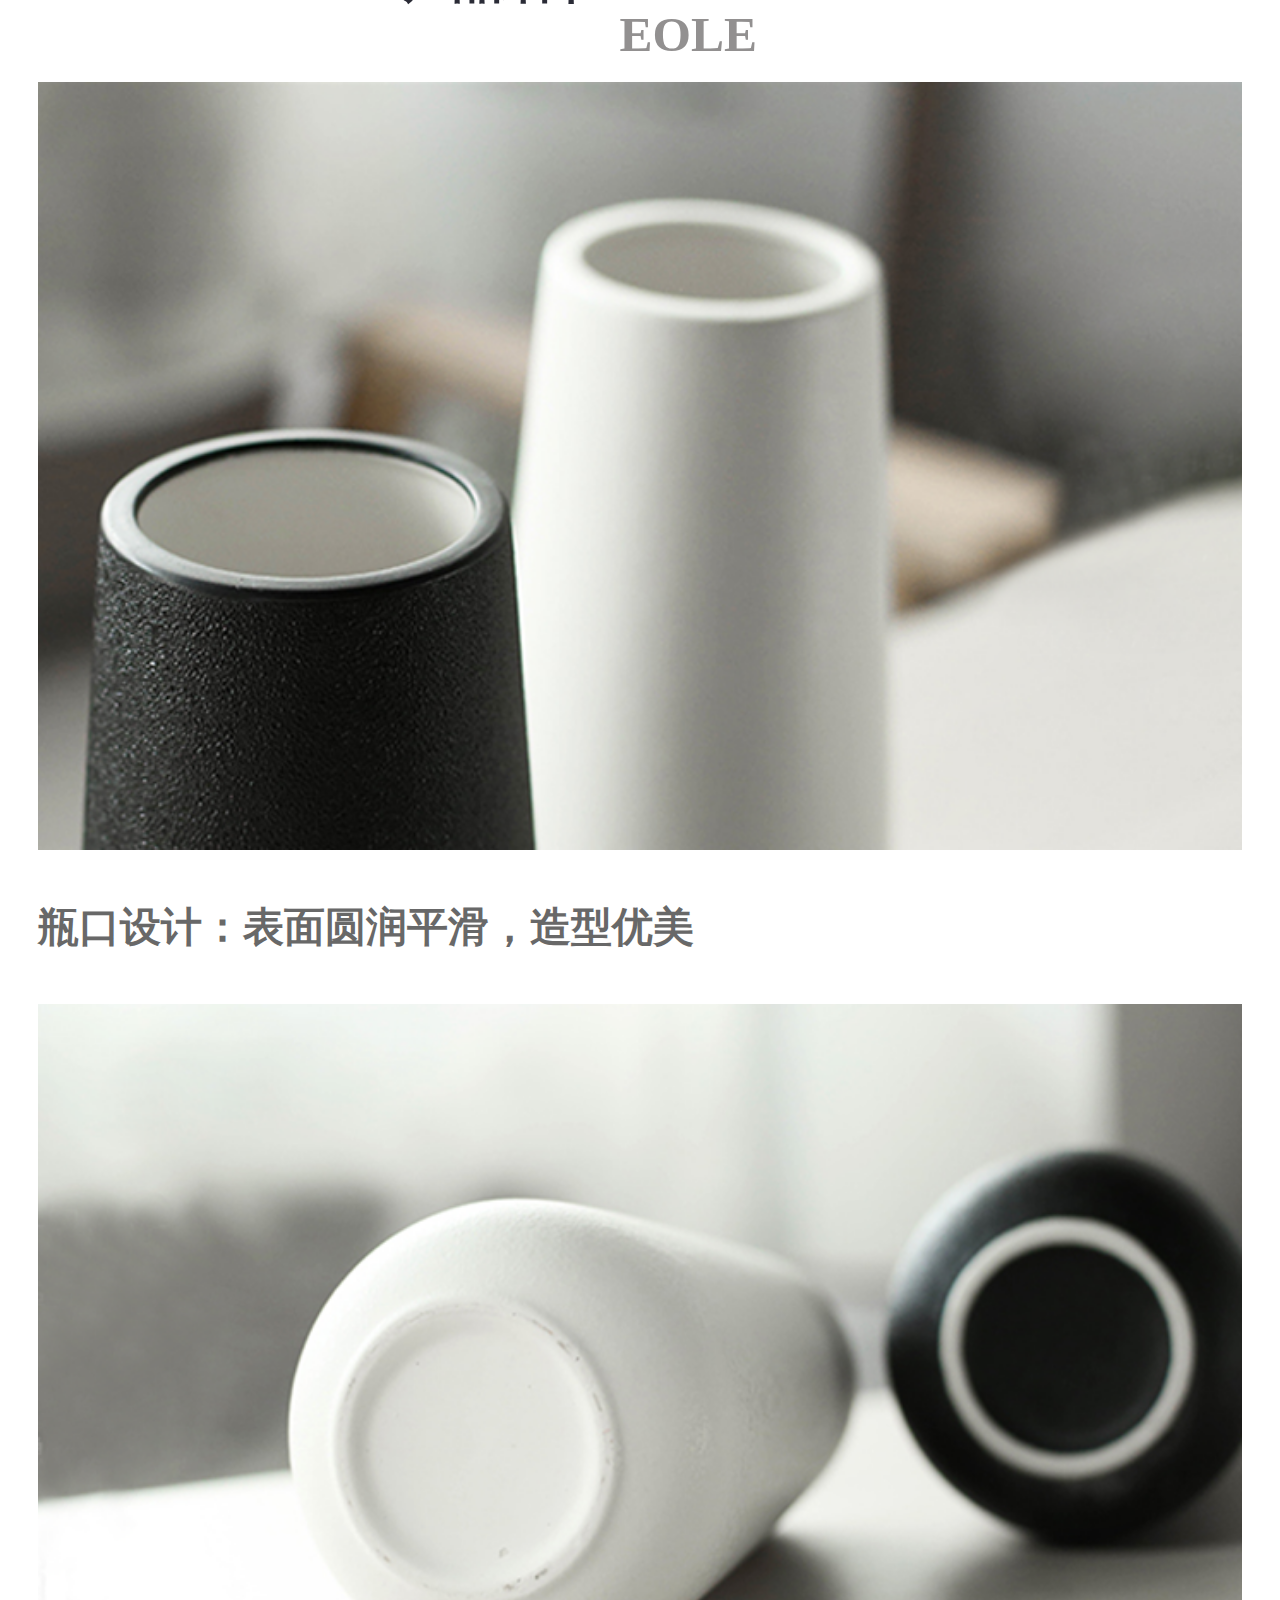
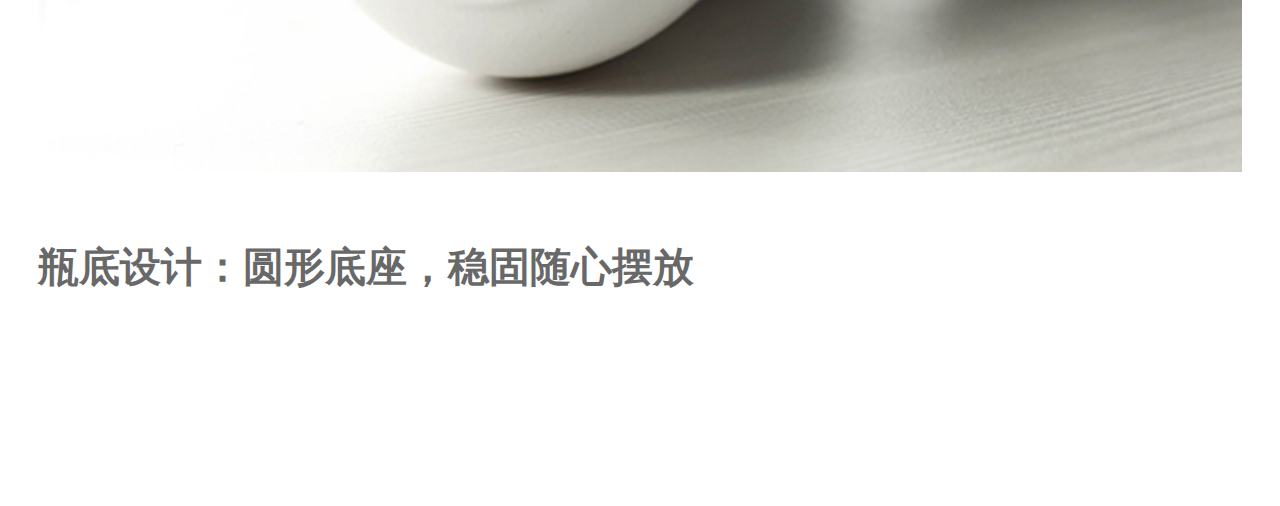
<file: jiaju/xianqing.html>
<!DOCTYPE html>
<html lang="en">
    <head>
        <meta charset="utf-8">
        <meta name="viewport"   content="width=device-width,initial-scale=1.0,maximum-scale=1.0,user-scalable=0">
        <title>详情页</title>
        <link rel="stylesheet" href="css/xianqing.css">
        <script src="js/rem.js"></script>
    </head>
    <body>
    <div class="top">
    	<a href="index.html">
         <div class="zuo">
         <img src="img/fanhui@2x.png" alt="">   
        </div>   
        </a>
        <div class="zhong">
            <div class="wenzi">商品展示</div>
        </div>
    </div>
    <div class="banner">
        <img src="img/banneree@2x.png" alt="">
    </div>
    <div class="one">现代简约陶瓷花瓶家居饰品客厅摆件小花瓶</div>
    <div class="er">
        <div class="wenzi">RMB899.00</div>
        <div class="wenzii">
            <del>RMB349</del>
        </div>
    </div>
    <div class="san"></div>
    <div class="yanse">
        <div class="yi">颜色</div>
        <div class="yiyi">
            <div class="yuan yuan1"></div>
            <div class="yuan yuan2"></div>
            <div class="yuan yuan3"></div>
            <div class="yuan yuan4"></div>
            <div class="yuan yuan5"></div>
        </div>
        <div class="yi">数量</div>
        <div class="shulian">
            <div class="one">-</div>
            <div class="er">1</div>
            <div class="onee">+</div>
        </div>
    </div>
    <div class="yansee">
        <div class="one">
            <img src="img/ditu@2x.png" alt="">
            <div class="wenzi">北京</div>
        </div>
        <div class="one one2">
            <img src="img/yishou@2x.png" alt="">
            <div class="wenzi">已售3366</div>
        </div>
        <div class="one one3">
            <img src="img/wuliu@2x.png" alt="">
            <div class="wenzi">家居物流：免运费</div>
        </div>
    </div>
    <a href="shiping" id="shiping">
        <div class="shiping"></div>
    </a>
    <div class="xia">
        <div class="fenglei">
            <div class="huan">产品详情</div>
            <a href="xianqinger.html #shiping">
                <div class="wenzi">评论</div>
            </a>
        </div>
    </div>
    <div class="canshu"></div>
    <div class="canxia">产品参数</div>
    <div class="canyou">FHIEO EOLE</div>
    <div class="www">
        <div class="wenzi">品名：景宣花瓶、产地：福建·德化、工艺：手工制品    </div>
    </div>
    <div class="www www2">
        <div class="wenzi">颜色:黑白色、使用范围：家居摆设或柜品卧室装饰等 </div>
    </div>
    <div class="tutu"></div>
    <div class="canshuu"></div>
    <div class="canxia">产品搭配</div>
    <div class="canyou">FHIEO EOLE</div>
    <div class="ooo">
        <img src="img/oejiwoen@2x.png" alt="">
    </div>
    <div class="ccc">搭配熏衣草，温馨而浪漫</div>
    <div class="ooo ooo2">
        <img src="img/lkiuy@2x.png" alt="">
    </div>
    <div class="ccc">搭配雏菊，简约而温馨</div>
    <div class="canshuu"></div>
    <div class="canxia">产品细节</div>
    <div class="canyou">FHIEO EOLE</div>
    <div class="ooo">
        <img src="img/TB26JQUaUyfF1Jjy0FiXXaCmFXa_!!2001333433@2x.png" alt="">
    </div>
    <div class="ccc">瓶口设计：表面圆润平滑，造型优美</div>
    <div class="ooo ooo2">
        <img src="img/TB2Nb3qaHD8F1Jjy0FpXXcduVXa_!!2001333433@2x.png" alt="">
    </div>
    <div class="ccc">瓶底设计：圆形底座，稳固随心摆放</div>
    <div class="eee"></div>
    <div class="goumai">
        <div class="li">立即购买</div>
        <div class="lii">加入购物车</div>
    </div>






    </body>
</html>
</file>
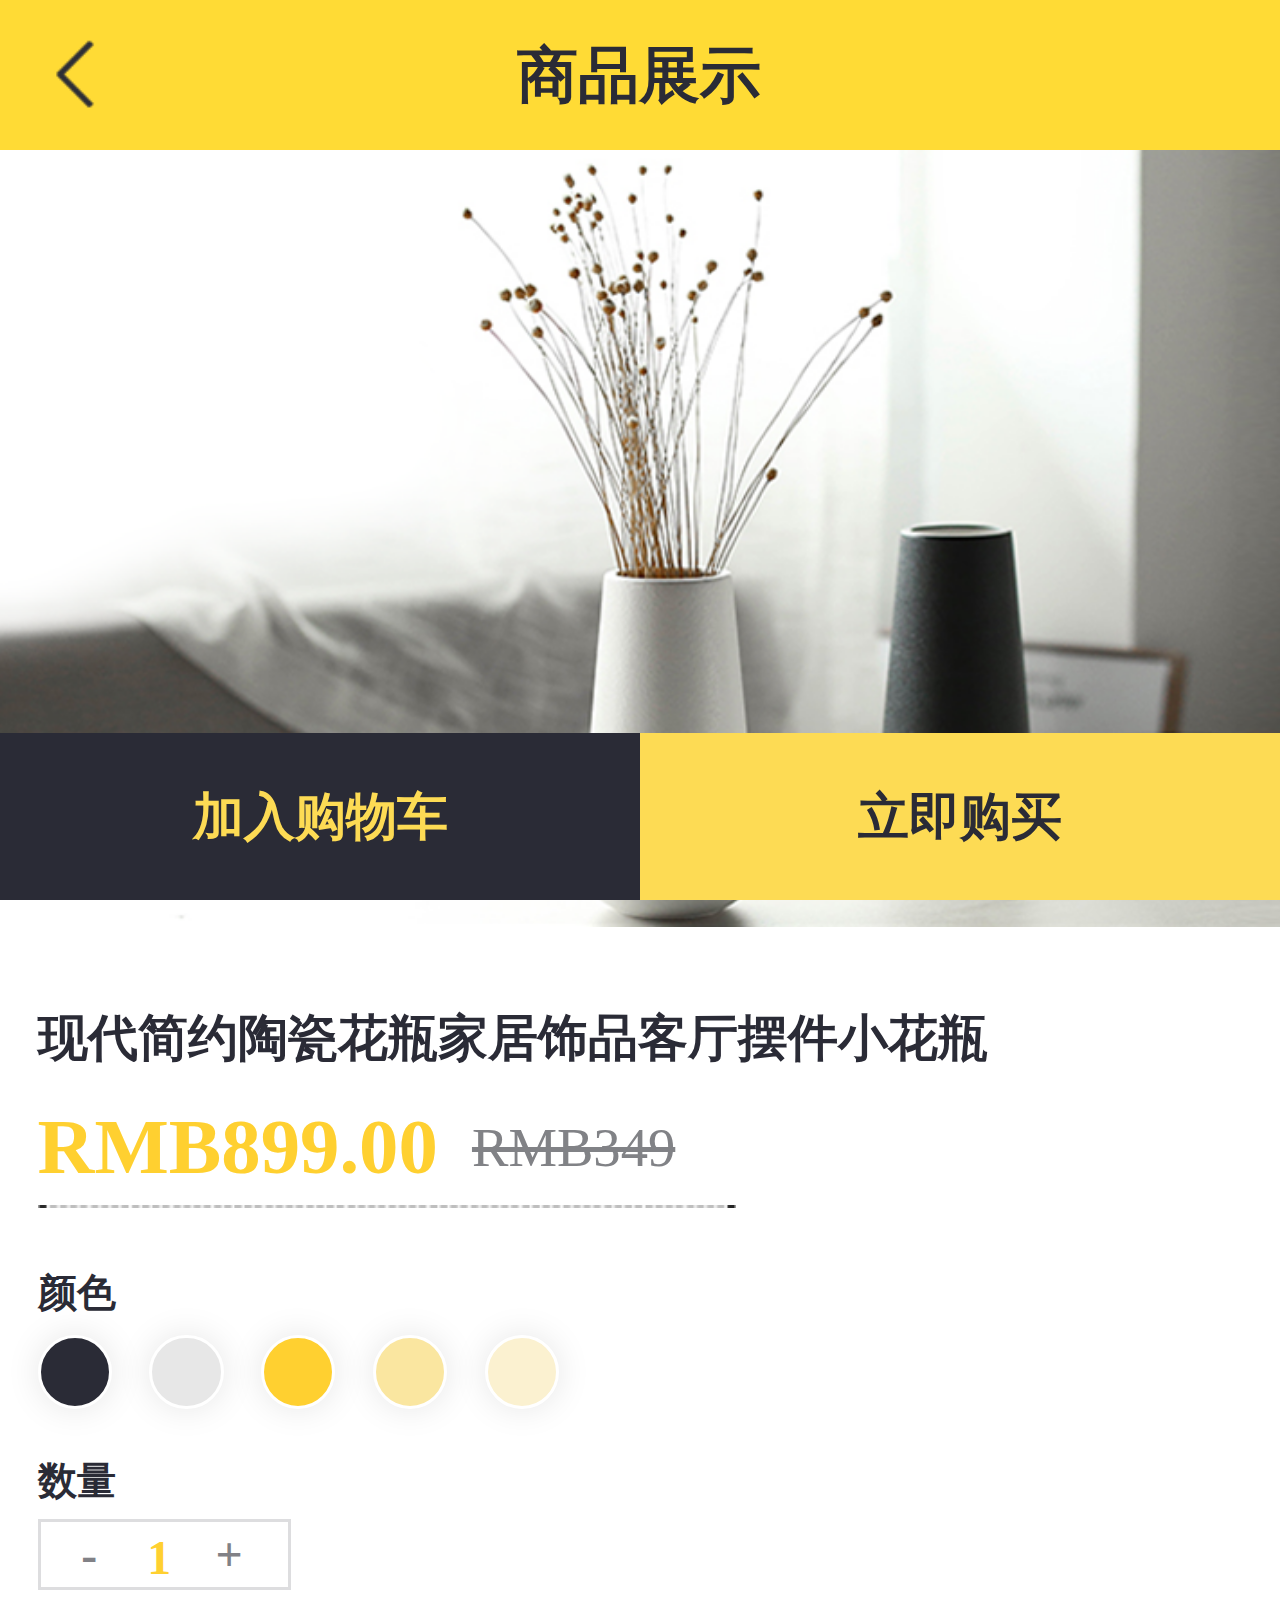
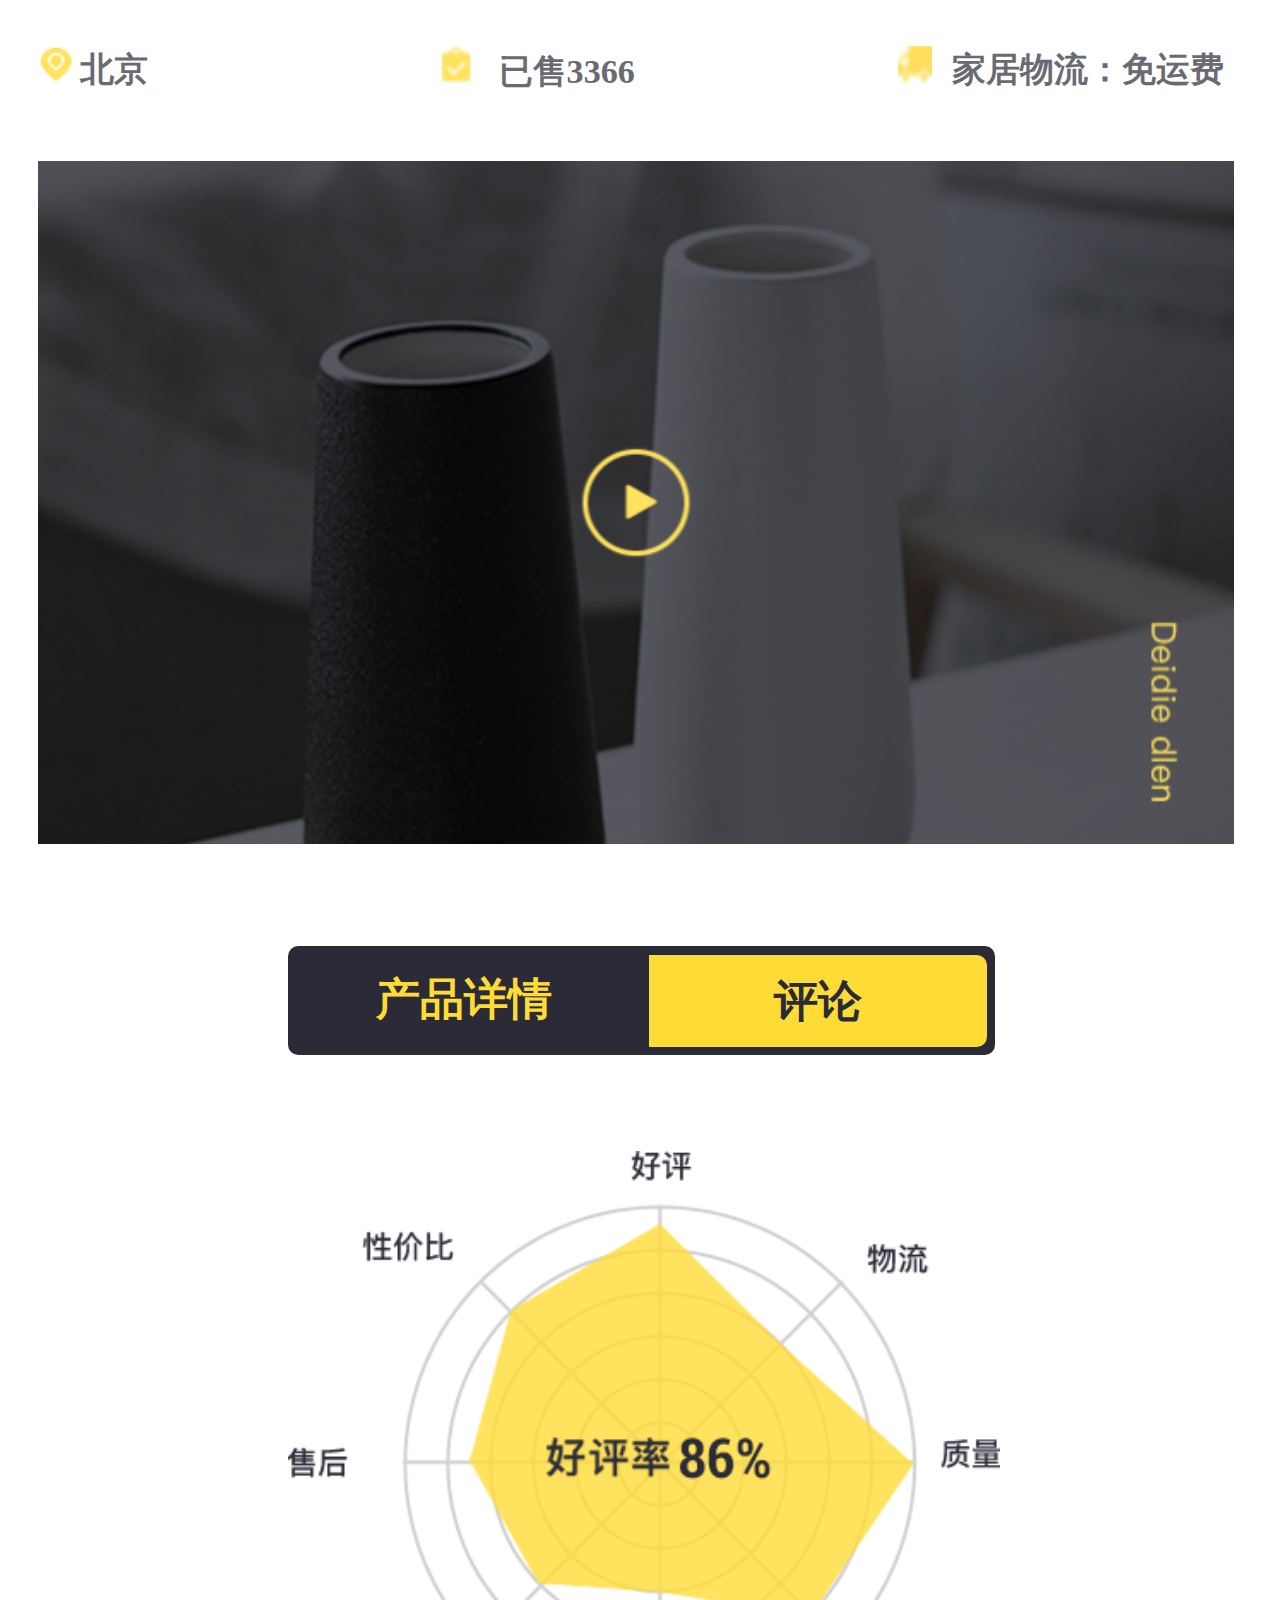
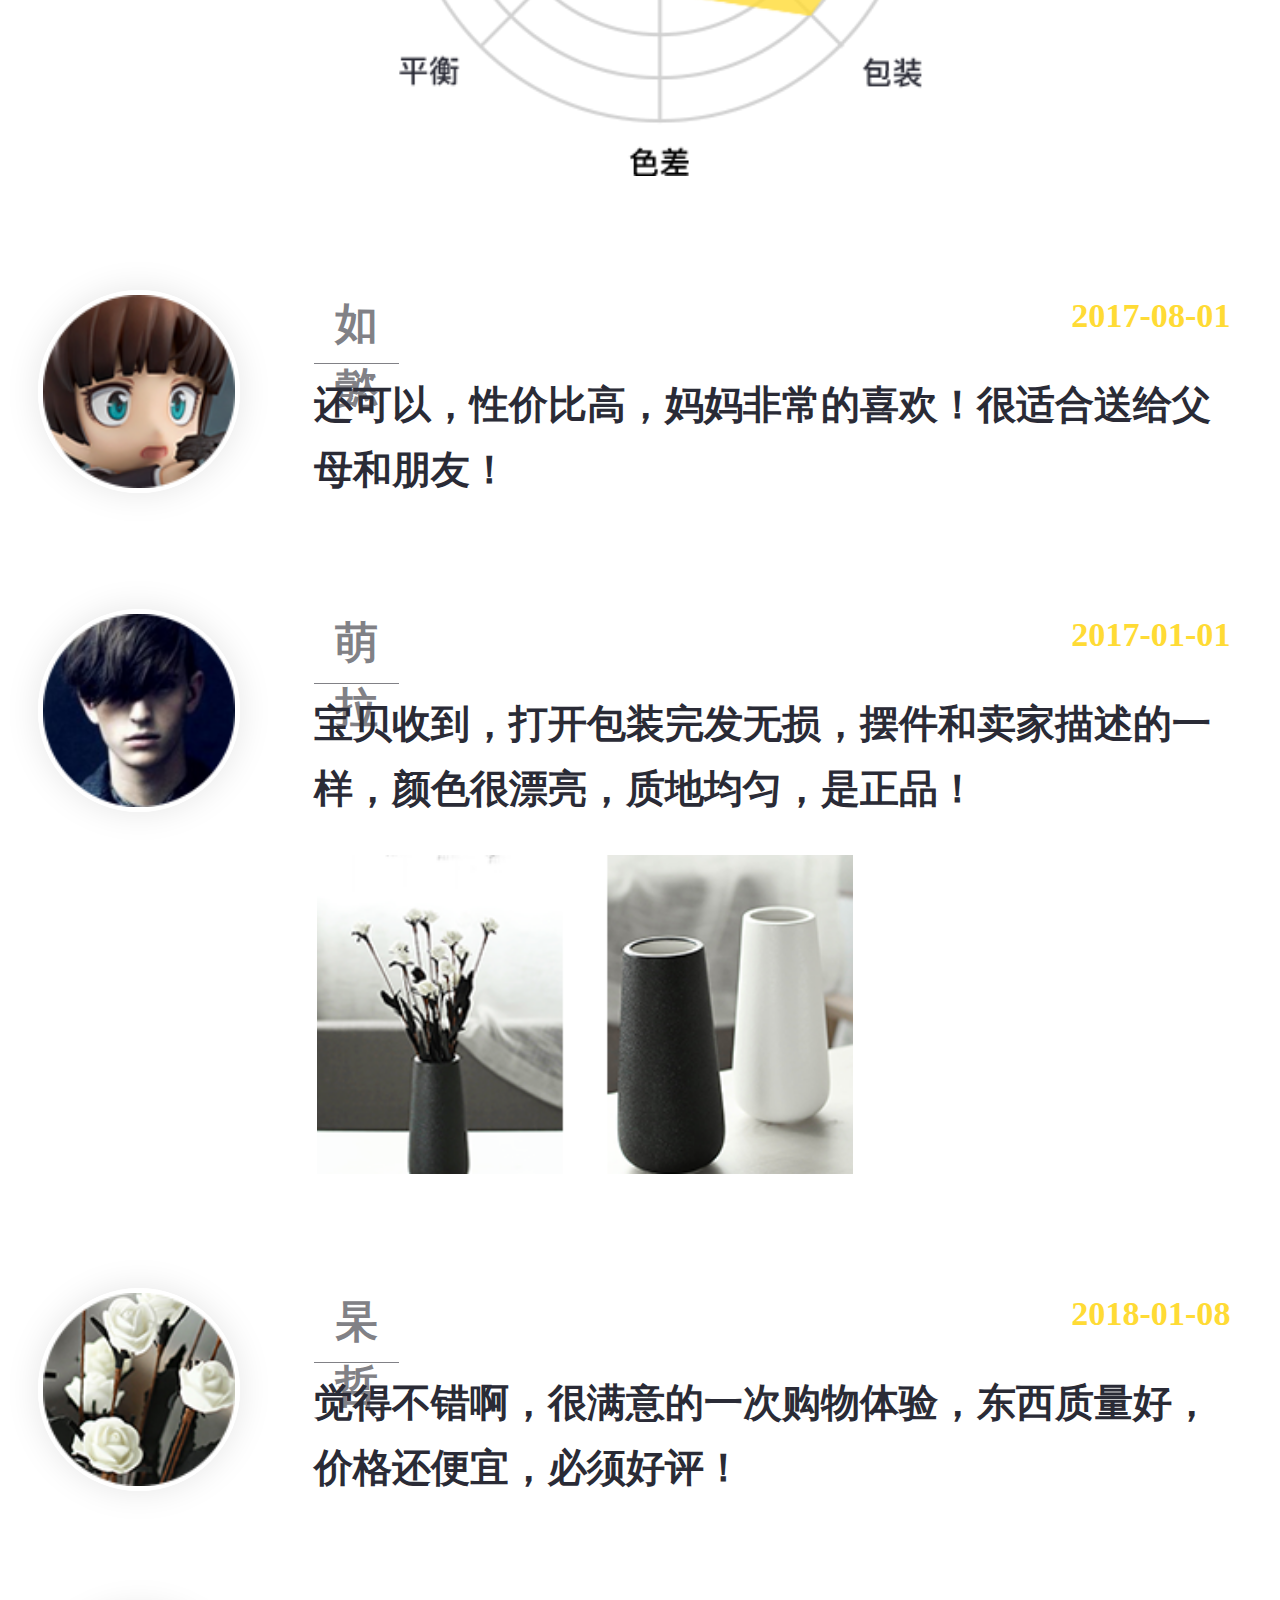
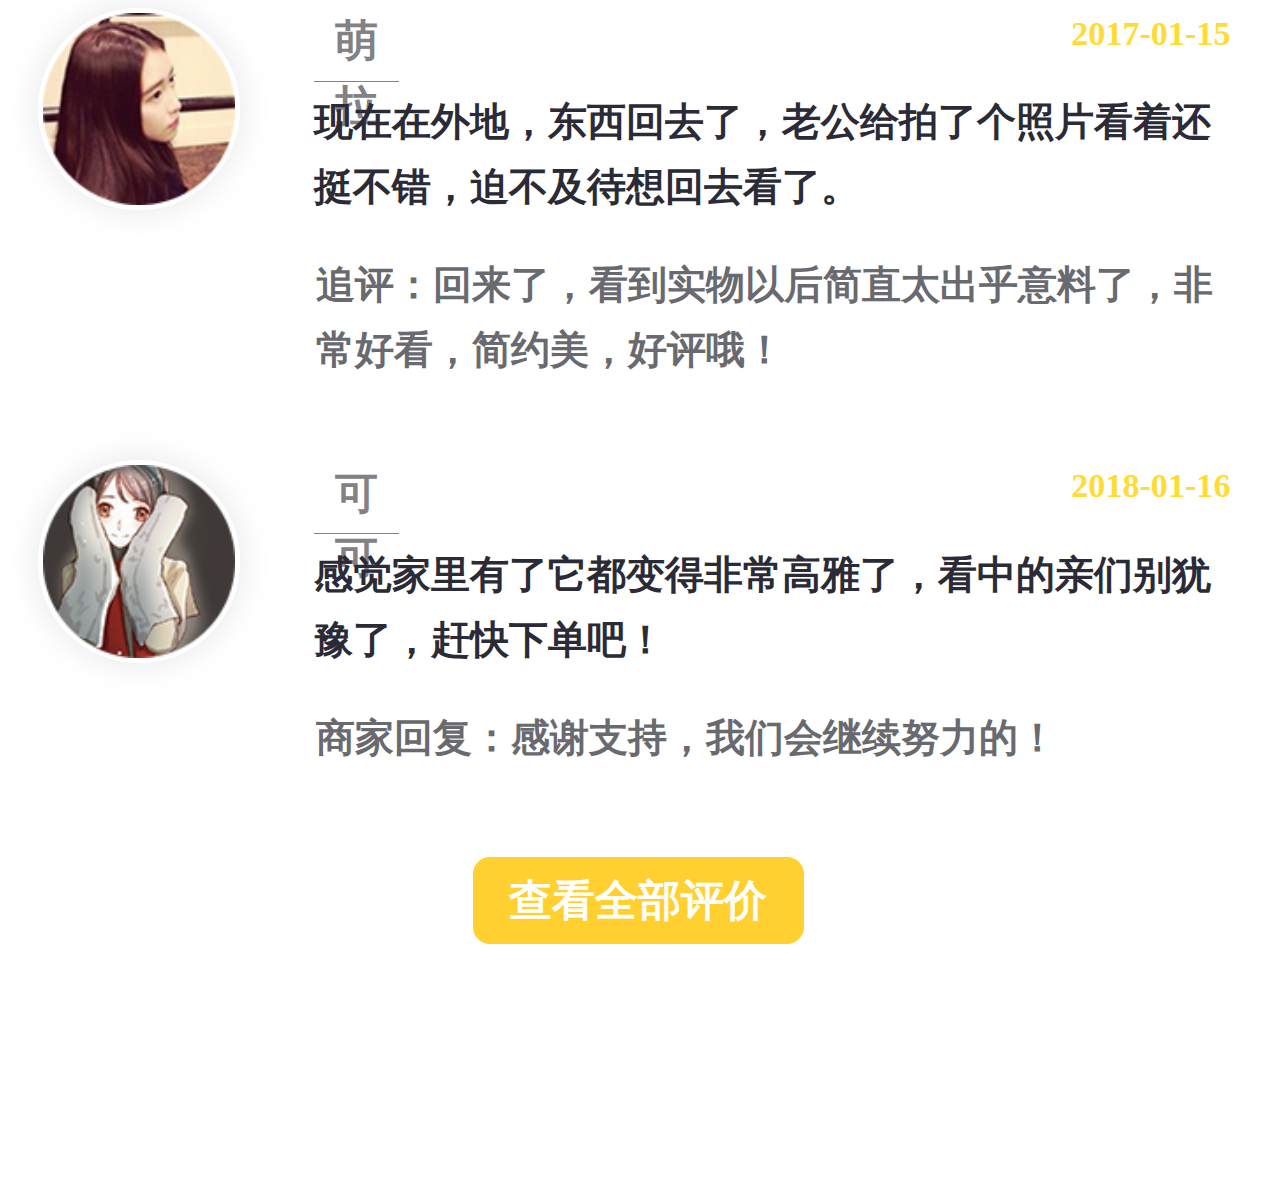
<file: jiaju/xianqinger.html>
<!DOCTYPE html>
<html lang="en">
    <head>
        <meta charset="utf-8">
        <meta name="viewport"   content="width=device-width,initial-scale=1.0,maximum-scale=1.0,user-scalable=0">
        <title>详情</title>
        <link rel="stylesheet" href="css/erxianqing.css">
        <script src="js/rem.js"></script>
    </head>
    <body>
    <div class="top">
    	<a href="index.html">
         <div class="zuo">
         <img src="img/fanhui@2x.png" alt="">   
        </div>   
        </a>
        <div class="zhong">
            <div class="wenzi">商品展示</div>
        </div>
    </div>
    <div class="banner">
        <img src="img/banneree@2x.png" alt="">
    </div>
    <div class="one">现代简约陶瓷花瓶家居饰品客厅摆件小花瓶</div>
    <div class="er">
        <div class="wenzi">RMB899.00</div>
        <div class="wenzii">
            <del>RMB349</del>
        </div>
    </div>
    <div class="san"></div>
    <div class="yanse">
        <div class="yi">颜色</div>
        <div class="yiyi">
            <div class="yuan yuan1"></div>
            <div class="yuan yuan2"></div>
            <div class="yuan yuan3"></div>
            <div class="yuan yuan4"></div>
            <div class="yuan yuan5"></div>
        </div>
        <div class="yi">数量</div>
        <div class="shulian">
            <div class="one">-</div>
            <div class="er">1</div>
            <div class="onee">+</div>
        </div>
    </div>
    <div class="yansee">
        <div class="one">
            <img src="img/ditu@2x.png" alt="">
            <div class="wenzi">北京</div>
        </div>
        <div class="one one2">
            <img src="img/yishou@2x.png" alt="">
            <div class="wenzi">已售3366</div>
        </div>
        <div class="one one3">
            <img src="img/wuliu@2x.png" alt="">
            <div class="wenzi">家居物流：免运费</div>
        </div>
    </div>
    <a href="shiping" id="shiping">
        <div class="shiping"></div>
    </a>
    <div class="xia">
        <div class="fenglei">
            <a href="xianqing.html #shiping">
            	<div class="huan">产品详情</div>
            </a>
            <a href="">
                <div class="wenzi">评论</div>
            </a>
        </div>
    </div>
    <div class="shuju">
    	<img src="img/shuju@2x.png" alt="">
    </div>
    <div class="zuishang">
    	<div class="ping">
    	 <img src="img/onee2@2x.png" alt="">
        </div>
        <div class="pingzhong">
    	 <div class="shan">如懿</div>
    	 <div class="xia xia1">还可以，性价比高，妈妈非常的喜欢！很适合送给父母和朋友！</div>
        </div>
        <div class="pingyou">2017-08-01</div>
    </div>

    <div class="zuishang">
    	<div class="ping">
    	 <img src="img/touxianger@2x.png" alt="">
        </div>
        <div class="pingzhong">
    	 <div class="shan">萌拉</div>
    	 <div class="xia xia1">宝贝收到，打开包装完发无损，摆件和卖家描述的一
样，颜色很漂亮，质地均匀，是正品！ </div>
        </div>
        <div class="pingyou">2017-01-01</div>
    </div>
    <div class="tupian">
    	<img src="img/TB2W580XRPCIuJjSZJiXXaCVXXa_!!2001333433@2x.png" alt="">
    </div>

    <div class="zuishang">
    	<div class="ping">
    	 <img src="img/TB2tdCycmz9F1JjSZFMXXXmNXXa2001333433@2x.png" alt="">
        </div>
        <div class="pingzhong">
    	 <div class="shan">杲哲</div>
    	 <div class="xia xia1">觉得不错啊，很满意的一次购物体验，东西质量好，
价格还便宜，必须好评！ </div>
        </div>
        <div class="pingyou">2018-01-08</div>
    </div>

    <div class="zuishang">
    	<div class="ping">
    	 <img src="img/wobuhuiyuanlian@2x.png" alt="">
        </div>
        <div class="pingzhong">
    	 <div class="shan">萌拉</div>
    	 <div class="xia xia1">现在在外地，东西回去了，老公给拍了个照片看着还
挺不错，迫不及待想回去看了。 </div>
        </div>
        <div class="pingyou">2017-01-15</div>
    </div>
    <div class="zuiping">追评：回来了，看到实物以后简直太出乎意料了，非
常好看，简约美，好评哦！</div>

     <div class="zuishang">
    	<div class="ping">
    	 <img src="img/t0192722dda460a5654@2x.png" alt="">
        </div>
        <div class="pingzhong">
    	 <div class="shan">可可</div>
    	 <div class="xia xia1">感觉家里有了它都变得非常高雅了，看中的亲们别犹
豫了，赶快下单吧！ </div>
        </div>
        <div class="pingyou">2018-01-16</div>
    </div>
    <div class="zuiping">商家回复：感谢支持，我们会继续努力的！</div>
    <div class="geng">查看全部评价</div>
    <div class="eee"></div>
    <div class="goumai">
        <div class="li">立即购买</div>
        <div class="lii">加入购物车</div>
    </div>

    






    </body>
</html>
</file>
<file: jiaju/css/shouye.css>
*{
	padding: 0;
	margin: 0;
	list-style: none;
}
a{
    text-decoration: none;
}
body,html{
	width: 100%;
	overflow-x:hidden;
	font-family: "苹方"；
}
.top{
	width: 100%;
	height: 0.88rem;
	background:#ffdb35;
	position: fixed;
	left: 0rem;
	right: 0rem;
	top: 0rem;
	z-index: 10;	
}
.top .zuo{
	width: 0.88rem;
	height: 0.88rem;
	/* background:red; */
	float: left;
}
.top .zuoo{
	width: 4.85rem;
	height: 0.88rem;
	/* background:pink; */
	float: left;
	font-size: 0.36rem;
	color: #2a2b36;
	line-height: 0.88rem;
}
.top .zuoo .wenzi{
	margin-left: 2.19rem;
	font-family:"苹方";font-weight:bold;
}

.top .zhong{
	width: 0.88rem;
	height: 0.88rem;
	/* background:red; */
	float: right;
}
.top .you{
	width: 0.88rem;
	height: 0.88rem;
	/* background:green; */
	float: right;
}
.top img{
	width: 0.88rem;
	height: 0.88rem;
	margin-bottom: 0.2rem;
}
.banner{
	width: 100%;
	height: 3.56rem;
	/* background:red; */
	margin-top: 0.88rem;
}
.banner img{
	width:100%; 
	height: 3.55rem;
}

.tubiao{
	width: 7.02rem;
	height: 2.2rem;
	box-shadow: 0 0rem 0.2rem rgba(0, 0, 0, 0.1);
	margin-left: 0.24rem;
	margin-top: 0.33rem;
	border-radius: 0.1rem;
	overflow: hidden;
}
.tubiao .one{
	width: 1.75rem;
	height: 100%;
	/* background: red; */
	float: left;
}
.tubiao .tow{
	width: 1.75rem;
	height: 100%;
	/* background: green; */
	float: left;
}
.tubiao .sree{
	width: 1.75rem;
	height: 100%;
	/* background: red; */
	float: left;
}
.tubiao .fon{
	width: 1.75rem;
	height: 100%;
	/* background: green; */
	float: left;
}
.tubiao img{
	width: 1.3rem;
	height: 1.3rem;
	margin-left: 0.2rem;
	margin-top: 0.3rem;
}
.tubiao .wenzi{
	font-family:"苹方";font-weight:bold;
	font-size: 0.24rem;
	color: #5b5f64;
	margin-top: -0.24rem;
	text-align: center;
}
.biaoti{
	width: 1.98rem;
	height: 1.3rem;
	/* background: red; */
	margin-left: 0.22rem;
	background-image: url('../img/biaoti@2x.png');
	background-size:1.96rem 0.59rem;
	background-repeat: no-repeat; 
	background-position: center;
}
.liebiao{
	width: 6.97rem;
	height: 2.68rem;
	background: #fff;
	box-shadow: 0 0rem 0.2rem rgba(0, 0, 0, 0.1);
	margin-left: 0.24rem;
	border-radius: 0.1rem;
	float: left;
	margin-bottom: -0.6rem;
}
.liebiao .you{
	width: 3.62rem;
	height: 1.92rem;
	/* background: red; */
	margin-left: 2.8rem;
	margin-top: 0.34rem;
}

.tu img{
	width: 1.76rem;
	height: 2.35rem;
	margin-top: -2.5rem;
	margin-bottom: 0.2rem;
	margin-left: 0.6rem;
}
.liebiao .you .shan{
	width: 1.28rem;
	height: 0.28rem;
	/* background: yellow; */
	float: left;
	font-size: 0.35rem;
	color: #2a2b36;
	font-family:"San Francisco Display";font-weight:bold;
    float: left;
}
.liebiao .you .zhong{
	width: 1.65rem;
	height: 0.26rem;
	/* background: green; */
	margin-top: 0.06rem;
	float: right;
	background-image: url('../img/RMB2002@2x.png');
	background-size:1.67rem 0.25rem;
	background-repeat: no-repeat; 
	background-position: center;
    margin-right: 0.08rem;
}

.liebiao .you .xia{
	width: 1.41rem;
	height: 0.22rem;
	/* background: yellow; */
	margin-top: 0.4rem;
	float: left;
	margin-left: -1.28rem;
	font-size: 0.23rem;
	color: #818286;
	font-family:"苹方";font-weight:bold;
}
.liebiao .you .wan{
	width: 1.04rem;
	height: 0.18rem;
	/* background: green; */
    float: right;
    margin-top: 0rem;
    font-size: 0.2rem;
	color: #818286;
	font-family:"苹方";font-weight:light;
    text-align: center;
}
.liebiao .you .yuan{
	width: 3.55rem;
	height: 0.11rem;
	background: #e7e7e7;
	margin-top: 0.4rem;
	float: left;
	border-radius: 0.1rem;
}
.liebiao .you .yuan .yua{
	width: 2.97rem;
	height: 0.11rem;
	background: #ffd030;
	float: left;
	border-radius: 0.1rem;
}
.liebiao .you .yi{
	width: 0.88rem;
	height: 0.19rem;
	/* background: red; */
	float: left;
	margin-top: 0.04rem;
	font-size: 0.2rem;
	color: #818286;
	font-family:"苹方";font-weight:bold;
    text-align: center;
}
.liebiao .you .yii{
	width: 0.88rem;
	height: 0.18rem;
	/* background: red; */
	float: right;
	font-size: 0.19rem;
	margin-top: 0.04rem;
	color: #818286;
	font-family:"苹方";font-weight:bold;
    text-align: center;
}
.liebiao .you .jiage{
	width: 1.25rem;
	height: 0.37rem;
	background: #ffd030;
	margin-top: 0.5rem;
	float: left;
	border-radius: 0.1rem;
	margin-left: -0.87rem;
	font-size: 0.25rem;
	color: #fff;
	font-family:"苹方";font-weight:bold;
	text-align: center;
	line-height: 0.37rem;
}
.biaotii{
	width: 1.98rem;
	height: 1.3rem;
	/* background: red; */
	margin-left: 0.22rem;
	background-image: url('../img/fefe@2x.png');
	background-size:1.96rem 0.59rem;
	background-repeat: no-repeat; 
	background-position: center;
	margin-top: -0.5rem;
}
.gongge{
    width: 3.38rem;
    height: 5.36rem;
    background: #fff;
    box-shadow: 0 0rem 0.2rem rgba(0, 0, 0, 0.1);
	margin-left: 0.24rem;
	margin-bottom: 0.24rem;
	border-radius: 0.1rem;
	overflow: hidden;
	float: left;
}
.gongge .icon{
	width: 0.88rem;
	height: 0.88rem;
	/* background: red; */
	float: right;
	margin-top: 0.23rem;
	margin-right: 0.08rem;
	background-image: url('../img/fefefeee@2x.png');
	background-repeat: no-repeat; 
	background-size:0.88rem 0.88rem;
	background-position: center;
}
.gongge1  .tu {
	width: 2.27rem;
	height: 2rem;
	/* background: red; */
	margin-top: 1.27rem;
	margin-left: 0.49rem;
	background-image: url('../img/erwer18@2x.png');
	background-repeat: no-repeat; 
	background-size:2.27rem 2rem;
	background-position: center;
}
.gongge2  .tu {
	width: 2.27rem;
	height: 2rem;
	/* background: red; */
	margin-top: 1.27rem;
	margin-left: 0.49rem;
	background-image: url('../img/oeoeo@2x.png');
	background-repeat: no-repeat; 
	background-size:2.27rem 2rem;
	background-position: center;
}
.gongge3  .tu {
	width: 2.27rem;
	height: 2rem;
	/* background: red; */
	margin-top: 1.27rem;
	margin-left: 0.49rem;
	background-image: url('../img/fewoielll@2x.png');
	background-repeat: no-repeat; 
	background-size:1.52rem 2.02rem;
	background-position: center;
}
.gongge4 .tu {
	width: 2.27rem;
	height: 2rem;
	/* background: red; */
	margin-top: 1.27rem;
	margin-left: 0.53rem;
	background-image: url('../img/cc2cea8@2x.png');
	background-repeat: no-repeat; 
	background-size:1.47rem 1.96rem;
	background-position: center;
}
.gongge .wenzi{
	width: 2.61rem;
	height: 1.04rem;
	/* background: red; */
	margin-top: 0.45rem;
	margin-left: 0.34rem;
}
.gongge .wenzi .shan{
	width: 1.3rem;
	height: 0.22rem;
	/* background: yellow; */
	margin-left: 0.66rem;
	font-size: 0.2rem;
	color: #ffd030;
	font-family:"苹方";font-weight:bold;
}
.gongge .wenzi .zhong{
	width: 2.59rem;
	height: 0.21rem;
	/* background: yellow; */
	margin-top: 0.14rem;
	font-size: 0.24rem;
	color: #2a2b36;
	font-family:"苹方";font-weight:bold;
	text-align: center;
}
.gongge .wenzi .xia{
	width: 0.3rem;
	height: 0.02rem;
	background: #ffd030;
	margin-top: 0.14rem;
	margin-left: 1.15rem;
}
.gongge .wenzi .xia .zhon{
	width: 0.23rem;
	height: 0.02rem;
	background: #fee7a0;
	margin-top: 0.2rem;
	margin-left: 0.03rem;
}
.gongge .wenzi .wan{
	width: 1.12rem;
	height: 0.23rem;
	/* background: #ffd030; */
	margin-top: 0.1rem;
	margin-left: 0.73rem;
	font-family:"San Francisco Display";font-weight:bold;
	font-size: 0.28rem;
	color: #ffd030;
	line-height: 0.23rem;
	text-align: center;
}
.bu{
	width: 100%;
	height: 9.3rem;
	background: #fff;
	margin-top: 3rem;
}
.dibu{
	width: 7.5rem;
	height: 0.98rem;
	background: #fff;
	margin-top: 0.5re
	float: left;
	position: fixed;
	left: 0rem;
	right: 0rem;
	bottom: 0rem;
	z-index: 10;
	box-shadow: 0 0rem 0.2rem rgba(0, 0, 0, 0.1);	
}
.dibu .tab{
	width: 1.87rem;
	height: 0.98rem;
	/* background: yellow; */
	float: left;

}
.dibu .tab .zhong{
	width: 0.48rem; 
	height: 0.73rem;
	/* background: green; */
	float: left;
	margin-top: 0.1rem;
	margin-left: 0.7rem;
}
.dibu .tab .zhong .shan{
	width: 0.48rem; 
	height: 0.47rem;
	/* background: pink; */
	margin-top: -0.55rem;
	margin-left: 0.02rem;
}
.dibu .tab .zhong .shan img{
	width: 0.44rem; 
	height: 0.47rem;

}
.dibu .tab .zhong .xia{
	width: 0.48rem; 
	height: 0.22rem;
	/* background: pink; */
	margin-top: 0.65rem;
	font-size: 0.23rem;
	color: #fff0ac;
	font-family:"苹方";font-weight:bold;
	line-height:0.22rem;
	text-align: center;
}
.dibu .tab .zhong .xiaa{
	width: 0.48rem; 
	height: 0.22rem;
	/* background: pink; */
	margin-top: 0.65rem;
	font-size: 0.23rem;
	color: #ffda30;
	font-family:"苹方";font-weight:bold;
	line-height:0.22rem;
	text-align: center;
}
</file>
<file: jiaju/css/chuce.css>
/*
* @Author: ASUS
* @Date:   2018-02-19 10:45:23
* @Last Modified by:   ASUS
* @Last Modified time: 2018-02-20 03:45:51
*/
*{
	padding: 0;
	margin: 0;
	list-style: none;
}
a{
    text-decoration: none;
}
body,html{
	width: 100%;
	overflow-x:hidden;
	font-family: "苹方"；
}
.beijing{
	width: 100%;
	height: 100%;
	background:#ffdb35;
	position: fixed;
	left: 0rem;
	right: 0rem;
	top: 0rem;
	z-index: 10;
	background-image: url('../img/denglu2x.png');
	background-size:100% 100%;
	background-repeat: no-repeat; 
	background-position: center;	
}
.beijing .top{
	width: 100%;
	height: 0.88rem;
	/* background:#ffdb35; */
}
.beijing .top .zuo{
	width: 0.88rem;
	height: 0.88rem;
	/* background: red; */
	float: left;
}
.beijing .top .zhong{
	width: 5.6rem;
	height: 0.88rem;
	/* background: green; */
	float: left;
	font-size: 0.36rem;
	color: #fff;
	line-height: 0.88rem;
	text-align: center;
	font-family:"苹方";font-weight:bold;
}
.beijing .top .you{
	width: 0.88rem;
	height: 0.88rem;
	/* background: red; */
	float: left;
	font-size: 0.24rem;
	color: #fff;
	line-height: 0.88rem;
	text-align: center;
	font-family:"苹方";font-weight:bold;
}
.top img{
	width: 0.88rem;
	height: 0.88rem;
	margin-bottom: 0.13rem;
}
.beijing .yuan1{
	width: 0.11rem;
	height: 0.11rem;
	background:#fff;
	float: left;
	margin-top: 1.33rem;
	margin-left: 2.18rem;
	/* border: 0.02rem solid#dddddf; */
	border-radius:50%;
}
.beijing .yuan{
	width: 2.54rem;
	height: 2.55rem;
	/* background:#ffdb35; */
	float: left;
	margin-top: 0.64rem;
	margin-left: 0.18rem;
	border: 0.0308rem solid#7e7c7e;
	border-radius:50%;

}
.beijing .yuan .yuaner{
	width: 2.13rem;
	height: 2.13rem;
	/* background:#ffdb35; */
	float: left;
	margin-top: 0.17rem;
	margin-left: 0.17rem;
	border: 0.0308rem solid#fff;
	border-radius:50%;

}
.beijing .yuan .yuansan{
	width: 1.86rem;
	height: 1.86rem;
	/* background:#fff; */
	float: left;
	margin-top:-2.03rem;
	margin-left: 0.34rem;
	/* border: 0.0308rem solid#fff; */
	border-radius:50%;
}
.beijing .yuan .yuansan img{
	width: 1.88rem;
	height: 1.88rem;
}
.beijing .yuan3{
	width: 0.11rem;
	height: 0.11rem;
	background:#fff;
	float: left;
	margin-top: 2.86rem;
	/* margin-left: 2.18rem; */
	/* border: 0.02rem solid#dddddf; */
	border-radius:50%;
}
.beijing .yuan4{
	width: 0.23rem;
	height: 0.23rem;
	background:#fff;
	float: left;
	margin-top: 3.13rem;
	margin-left: -1.53rem;
	/* border: 0.02rem solid#dddddf; */
	border-radius:50rem;
}
.beijing .yuan5{
	width: 0.16rem;
	height: 0.16rem;
	background:#fff;
	float: left;
	margin-top: 3.54rem;
	margin-left: -1.496rem;
	/* border: 0.02rem solid#dddddf; */
	border-radius:50%;
}
.beijing .yuan6{
	width: 0.12rem;
	height: 0.12rem;
	background:#fff;
	float: left;
	margin-top: 3.9rem;
	margin-left: -1.48rem;
	/* border: 0.02rem solid#dddddf; */
	border-radius:50%;
}
.beijing .deng{
	width: 5.42rem;
	height: 0.76rem;
	background:#fff;
	margin-top: 0.77rem;
	margin-left: 1.03rem;
	border-radius:0.1rem;
	float: left;
}
.beijing .deng2{
	width: 5.42rem;
	height: 0.76rem;
	background:#fff;
	margin-top: 0.29rem;
	margin-left: 1.03rem;
	border-radius:0.1rem;
	float: left;
}
.beijing .deng .wu{
	width: 0.27rem;
	height:0.33rem;
	/* background: red; */ 
	margin-left: 0.23rem;
	margin-top: -0.48rem;
	float: left;
}
.beijing .deng .wu img{
	width: 0.29rem;
	height:0.33rem;
	margin-top: -2rem;
}
.beijing .deng .wenzi{
	width: 1.72rem;
	height:0.23rem;
	/* background: red; */ 
	margin-left: 0.7rem;
	margin-top: 0.25rem;
	float: left;
	font-family:"苹方";font-weight:bold;
	font-size: 0.24rem;
	color: #bebfc0;
}
.beijing .deng2 .wan{
	width: 0.24rem;
	height:0.18rem;
	/* background: red;  */
	margin-right: 0.21rem;
	margin-top: -0.55rem;
	float: right;
}
.beijing .deng .wan img{
	width: 0.24rem;
	height:0.18rem;
}

.beijing .ren{
	width: 5.42rem;
	height: 0.76rem;
	background:#f9d530;
	margin-top: 1.18rem;
	margin-left: 1.03rem;
	border-radius:1rem;
	float: left;
	font-family:"苹方";font-weight:bold;
	font-size: 0.3rem;
	color: #2a2b36;
	text-align: center;
	line-height: 0.76rem;
}
</file>
<file: jiaju/css/denglu.css>
/*
* @Author: ASUS
* @Date:   2018-02-19 10:45:23
* @Last Modified by:   ASUS
* @Last Modified time: 2018-02-20 03:45:33
*/
*{
	padding: 0;
	margin: 0;
	list-style: none;
}
a{
    text-decoration: none;
}
body,html{
	width: 100%;
	overflow-x:hidden;
	font-family: "苹方"；
}
.beijing{
	width: 100%;
	height: 100%;
	background:#ffdb35;
	position: fixed;
	left: 0rem;
	right: 0rem;
	top: 0rem;
	z-index: 10;
	background-image: url('../img/denglu2x.png');
	background-size:100% 100%;
	background-repeat: no-repeat; 
	background-position: center;	
}
.beijing .top{
	width: 100%;
	height: 0.88rem;
	/* background:#ffdb35; */
}
.beijing .top .zuo{
	width: 0.88rem;
	height: 0.88rem;
	/* background: red; */
	float: left;
}
.beijing .top .zhong{
	width: 5.6rem;
	height: 0.88rem;
	/* background: green; */
	float: left;
	font-size: 0.36rem;
	color: #fff;
	line-height: 0.88rem;
	text-align: center;
	font-family:"苹方";font-weight:bold;
}
.beijing .top .you{
	width: 0.88rem;
	height: 0.88rem;
	/* background: red; */
	float: left;
	font-size: 0.24rem;
	color: #fff;
	line-height: 0.88rem;
	text-align: center;
	font-family:"苹方";font-weight:bold;
}
.top img{
	width: 0.88rem;
	height: 0.88rem;
	margin-bottom: 0.13rem;
}
.beijing .yuan1{
	width: 0.11rem;
	height: 0.11rem;
	background:#fff;
	float: left;
	margin-top: 1.33rem;
	margin-left: 2.18rem;
	/* border: 0.02rem solid#dddddf; */
	border-radius:50%;
}
.beijing .yuan{
	width: 2.54rem;
	height: 2.55rem;
	/* background:#ffdb35; */
	float: left;
	margin-top: 0.64rem;
	margin-left: 0.18rem;
	border: 0.0308rem solid#7e7c7e;
	border-radius:50%;

}
.beijing .yuan .yuaner{
	width: 2.13rem;
	height: 2.13rem;
	/* background:#ffdb35; */
	float: left;
	margin-top: 0.17rem;
	margin-left: 0.17rem;
	border: 0.0308rem solid#fff;
	border-radius:50%;

}
.beijing .yuan .yuansan{
	width: 1.86rem;
	height: 1.86rem;
	/* background:#fff; */
	float: left;
	margin-top:-2.03rem;
	margin-left: 0.34rem;
	/* border: 0.0308rem solid#fff; */
	border-radius:50%;
}
.beijing .yuan .yuansan img{
	width: 1.88rem;
	height: 1.88rem;
}
.beijing .yuan3{
	width: 0.11rem;
	height: 0.11rem;
	background:#fff;
	float: left;
	margin-top: 2.86rem;
	/* margin-left: 2.18rem; */
	/* border: 0.02rem solid#dddddf; */
	border-radius:50%;
}
.beijing .yuan4{
	width: 0.23rem;
	height: 0.23rem;
	background:#fff;
	float: left;
	margin-top: 3.13rem;
	margin-left: -1.53rem;
	/* border: 0.02rem solid#dddddf; */
	border-radius:50rem;
}
.beijing .yuan5{
	width: 0.16rem;
	height: 0.16rem;
	background:#fff;
	float: left;
	margin-top: 3.54rem;
	margin-left: -1.496rem;
	/* border: 0.02rem solid#dddddf; */
	border-radius:50%;
}
.beijing .yuan6{
	width: 0.12rem;
	height: 0.12rem;
	background:#fff;
	float: left;
	margin-top: 3.9rem;
	margin-left: -1.48rem;
	/* border: 0.02rem solid#dddddf; */
	border-radius:50%;
}
.beijing .deng{
	width: 5.42rem;
	height: 0.76rem;
	background:#fff;
	margin-top: 0.77rem;
	margin-left: 1.03rem;
	border-radius:0.1rem;
	float: left;
}
.beijing .deng2{
	width: 5.42rem;
	height: 0.76rem;
	background:#fff;
	margin-top: 0.29rem;
	margin-left: 1.03rem;
	border-radius:0.1rem;
	float: left;
}
.beijing .deng .wu{
	width: 0.27rem;
	height:0.33rem;
	/* background: red; */ 
	margin-left: 0.23rem;
	margin-top: -0.48rem;
	float: left;
}
.beijing .deng .wu img{
	width: 0.29rem;
	height:0.33rem;
	margin-top: -2rem;
}
.beijing .deng .wenzi{
	width: 1.72rem;
	height:0.23rem;
	/* background: red; */ 
	margin-left: 0.7rem;
	margin-top: 0.25rem;
	float: left;
	font-family:"苹方";font-weight:bold;
	font-size: 0.24rem;
	color: #bebfc0;
}
.beijing .deng2 .wan{
	width: 0.24rem;
	height:0.18rem;
	/* background: red;  */
	margin-right: 0.21rem;
	margin-top: -0.55rem;
	float: right;
}
.beijing .deng .wan img{
	width: 0.24rem;
	height:0.18rem;
}
.beijing .que{
	width: 0.9rem;
	height: 0.22rem;
	/* background:#fff; */
	margin-top: 0.14rem;
	margin-right: 1.03rem;
	border-radius:0.1rem;
	float: right;
	font-family:"苹方";font-weight:bold;
	font-size: 0.2rem;
	color: #fff;
}
.beijing .ren{
	width: 5.42rem;
	height: 0.76rem;
	background:#f9d530;
	margin-top: 1.18rem;
	margin-left: 1.03rem;
	border-radius:1rem;
	float: left;
	font-family:"苹方";font-weight:bold;
	font-size: 0.3rem;
	color: #2a2b36;
	text-align: center;
	line-height: 0.76rem;
}
.beijing .disan{
	width: 5.42rem;
	height: 0.76rem;
	/* background:#f9d530; */
	margin-top: 1rem;
	margin-left: 1.03rem;
	border-radius:1rem;
	float: left;
	font-family:"苹方";font-weight:bold;
	font-size: 0.26rem;
	color: #fff;
	text-align: center;
	line-height: 0.76rem;
}
.beijing .tubiao{
	width: 5.42rem;
	height: 0.88rem;
	/* background:#f9d530; */
	/* margin-top: 1rem; */
	margin-left: 1.03rem;
	/* border-radius:1rem; */
	float: left
}
.beijing .tu{
	width: 0.88rem;
	height: 0.88rem;
	/* background: red; */
	float: left;
	margin-top: -0.3rem;
}
.beijing .tu img{
	width: 0.88rem;
	height: 0.88rem;
	margin-top: -2rem;
}
.beijing .tu2{
	width: 0.88rem;
	height: 0.88rem;
	/* background: red; */
	float: left;
	margin-left: 1.36rem;
}
.beijing .tu3{
	width: 0.88rem;
	height: 0.88rem;
	/* background: red; */
	float: right;
}
</file>
<file: jiaju/css/liebiao.css>
/*
* @Author: ASUS
* @Date:   2018-02-18 11:09:47
* @Last Modified by:   ASUS
* @Last Modified time: 2018-02-18 14:26:40
*/
*{
	padding: 0;
	margin: 0;
	list-style: none;
}
a{
    text-decoration: none;
}
body,html{
	width: 100%;
	overflow-x:hidden;
	font-family: "苹方"；
}
.top{
	width: 100%;
	height: 0.88rem;
	background:#ffdb35;
	position: fixed;
	left: 0rem;
	right: 0rem;
	top: 0rem;
	z-index: 10;	
}
.top .zuo{
	width: 0.88rem;
	height: 0.88rem;
	/* background:red; */
	float: left;
}
.top .zhong{
	width: 5.7rem;
	height: 0.88rem;
	/* background:green; */
	float: left;
	font-size: 0.36rem;
	color: #2a2b36;
	line-height: 0.88rem;
	text-align: center;
	font-family:"苹方";font-weight:bold;
}
.top .you{
	width: 0.88rem;
	height: 0.88rem;
	/* background:pink; */
	float: left;
}
.top img{
	width: 0.88rem;
	height: 0.88rem;
	margin-bottom: 0.13rem;
}
.xia{
	width: 100%;
	height: 0.84rem;
	background: #ffdb35;
	position: fixed;
	left: 0rem;
	right: 0rem;
	top: 0.87rem;
	z-index: 10;	
}
.xia .fenglei{
	width: 4.08rem;
	height: 0.58rem;
	background: #2a2b36;
	margin-left: 1.72rem;
	border-radius: 0.06rem;
	border: 0.0308rem  solid #2a2b36;
}
.xia .fenglei .huan{
	width: 1.98rem;
	height: 0.56rem;
	background: #ffdb35;
	margin-top: 0.01rem;
	border-radius: 0.06rem 0rem 0rem 0.06rem;
	margin-left: 0.01rem;
	font-size: 0.26rem;
	color: #2a2b36;
	line-height: 0.54rem;
	text-align: center;
	font-family:"苹方";font-weight:bold;
	float: left;

}
.xia .fenglei .wenzi{
	width: 1.98rem;
	height: 0.54rem;
	/* background: #ffdb35; */
	margin-top: 0.02rem;
	margin-left: 2.06rem;
	font-size: 0.26rem;
	color: #ffdb35;
	line-height: 0.54rem;
	text-align: center;
	font-family:"苹方";font-weight:bold;
}
.biaoti{
	width: 2.81rem;
	height: 1rem;
	background: red;
	margin-top: 5rem;
	margin-left: 2.3rem;
}
.ge{
	width: 30rem;

	/* background: red; */
	margin-top: 2rem;
}

.ge .gee{
	width: 7.04rem;
	height: 3rem;
	background: #fff;
	margin-left: 0.24rem;
	margin-bottom: 0.8rem;
	border-radius: 0.1rem;
	box-shadow: 0 0rem 0.2rem rgba(0, 0, 0, 0.1);
}
.ge .gee img{
	width: 7.04rem;
	height: 3rem;
}
.ge .gee1{
	position:relative;
	margin-bottom: 1.06rem;
}
.yuanjiao1{
	width: 1.7rem;
	height: 0.54rem;
	background:#fff;
	position:absolute;
	top: 2.8rem;
	margin-left: 2.65rem;
	border-radius: 0.1rem;
	box-shadow: 0 0rem 0.2rem rgba(0, 0, 0, 0.1);
	font-size: 0.26rem;
	font-family:"苹方";font-weight:bold;
	text-align: center;
	line-height: 0.54rem;
}
.ge .xiaa{
	width: 2.82rem;
	height: 0.19rem;
	/* background: red; */
	position:absolute;
	top: 3.5rem;
	left: 2.13rem;
}
.ge .xiaa .hen{
	width: 0.44rem;
	height: 0.02rem;
	background: #94959a;
	float: left;
	margin-top: 0.07rem;
	margin-right: 0.1rem;

}
.ge .xiaa .hen2{
	width: 0.44rem;
	height: 0.02rem;
	background: #94959a;
	float: left;
	margin-top: 0.07rem;
	margin-left: 0.1rem;

}
.ge .xiaa .yuan{
	width: 0.05rem;
	height: 0.05rem;
	background: #94959a;
	border-radius: 50%;
	float: left;
	margin-right: 0.1rem;
	margin-top: 0.051rem;
}
.ge .xiaa .yuan2{
	width: 0.05rem;
	height: 0.05rem;
	background: #94959a;
	border-radius: 50%;
	float: left;
	margin-left: 0.1rem;
	margin-top: 0.051rem;
}
.ge .xiaa .wen{
	font-size: 0.2rem;
	color: #94959a;
	float: left;
	margin-left: 0.1rem;
	margin-right: 0.1rem;
	line-height: 0.15rem;
	font-family:"San Francisco Display";font-weight:bold;
}
</file>
<file: jiaju/css/wode.css>
/*
* @Author: ASUS
* @Date:   2018-02-19 16:53:39
* @Last Modified by:   ASUS
* @Last Modified time: 2018-02-20 12:05:32
*/
*{
	padding: 0;
	margin: 0;
	list-style: none;
}
a{
    text-decoration: none;
}
body,html{
	width: 100%;
	overflow-x:hidden;
	font-family: "苹方"；
}
.beijing{
	width: 100%;
	height: 100%;
	background:#ffdb35;
	position: fixed;
	left: 0rem;
	right: 0rem;
	top: 0rem;
	z-index: 10;
}
.beijing .top{
	width: 100%;
	height: 0.88rem;
	/* background: red; */
	font-size: 0.36rem;
	color: #2a2b36;
	line-height: 0.88rem;
	text-align: center;
	font-family:"苹方";font-weight:bold;
}
.beijing .touxiang{
	width: 1.43rem;
	height: 1.43rem;
	/* opacity:0.5; */
    /* filter:alpha(opacity=50); */
	background: #ffe360;
	margin-left: 0.32rem;
	border: 0.0308rem solid#ffe87e;
	border-radius:0.1rem;
	float: left;
	margin-top: 0.48rem;



}
.beijing .touxiangg{
	width: 1.43rem;
	height: 1.43rem;
	/* background: red; */
	margin-left: -1.6rem;
	border: 0.0308rem solid#fff;
	border-radius:0.1rem;
	float: left;
	background-image: url('../img/t019bc1fa683407dfd8@2x.png');
	background-size:1.6rem 1.6rem;
	background-repeat: no-repeat; 
	background-position: center;
    margin-top: 0.38rem;

}
.beijing .mingzi{
    width: 2.38rem;
	height: 0.56rem;
	/* background: red; */
	float: left;
	margin-top: 0.8rem;
	margin-left: 0.15rem;
	
}
.beijing .mingzi .shan{
	width: 0.52rem;
	height: 0.24rem;
	/* background: green; */
	font-size: 0.26rem;
	color: #2a2b36;
	font-family:"苹方";font-weight:bold;
}
.beijing .mingzi .xia{
	width: 2.8rem;
	height: 0.28rem;
	/* background: green; */
	margin-top: 0.13rem;
	font-size: 0.24rem;
	color: #5b5a58;
	font-family:"苹方";font-weight:bold;
}
.beijing .icon{
    width: 0.88rem;
	height: 0.88rem;
	/* background: red; */
	float: left;
	margin-top: 0.65rem;
	margin-left: 1.4rem;
	
}
.beijing .icon img{
	width: 0.88rem;
	height: 0.88rem;
}
.beijing .icon2{
    width: 0.88rem;
	height: 0.88rem;
	/* background: red; */
	float: right;
	margin-top: -0.89rem;
	/* margin-right: 0.22rem; */
	
}
.beijing .bai{
	width: 7.06rem;
	height: 8.7rem;
	background: #fff;
	margin-top: 2.3rem;
	margin-left: 0.22rem;
	border-radius: 0.1rem;
}
.beijing .ge{
	width: 7.06rem;
	height: 0.88rem;
	/* background: red; */
	margin-top: 0.37rem;
	/* margin-left: 0.22rem; */
	/* border-radius: 0.1rem; */
	float: left;
}
.beijing .ge .icon{
	width: 0.88rem;
	height: 0.88rem;
	/* background: green; */
	margin-top: -0.11rem;
	margin-left: 0.3rem;
	/* border-radius: 0.1rem; */
	float: left;
}
.beijing .ge .icon img{
	width: 0.88rem;
	height: 0.88rem;
}
.beijing .ge .wenzi{
	width: 1.4rem;
	height: 0.28rem;
	/* background: green; */
	margin-top: 0.35rem;
	margin-left: 0.2rem;
	/* border-radius: 0.1rem; */
	float: left;
	font-size: 0.26rem;
	color: #2a2b36;
	font-family:"苹方";font-weight:bold;
}
.beijing .ge .you{
	width: 2.4rem;
	height: 0.28rem;
	/* background: green; */
	margin-top: 0.35rem;
	margin-right: 0.4rem;
	/* border-radius: 0.1rem; */
	float: right;
	font-size: 0.24rem;
	color: #a7abaf;
	font-family:"苹方";font-weight:bold;
	text-align: right;
}
.beijing .dibu{
	width: 7.5rem;
	height: 0.98rem;
	background: #fff;
	position: fixed;
	left: 0rem;
	right: 0rem;
	bottom: 0rem;
	z-index: 10;
	/* box-shadow: 0 0rem 0.2rem rgba(0, 0, 0, 0.1);	 */
}
.beijing .dibu .tab{
	width: 1.87rem;
	height: 0.98rem;
	/* background: yellow; */
	float: left;

}
.beijing .dibu .tab .zhong{
	width: 0.48rem; 
	height: 0.73rem;
	/* background: green; */
	float: left;
	margin-top: 0.1rem;
	margin-left: 0.7rem;
}
.beijing .dibu .tab .zhong .shan{
	width: 0.48rem; 
	height: 0.47rem;
	/* background: pink; */
	margin-top: -0.55rem;
	margin-left: 0.02rem;
}
.beijing .dibu .tab .zhong .shan img{
	width: 0.44rem; 
	height: 0.47rem;


}
.beijing .dibu .tab .zhong .xia{
	width: 0.48rem; 
	height: 0.22rem;
	/* background: pink; */
	margin-top: 0.65rem;
	font-size: 0.23rem;
	color: #fff0ac;
	font-family:"苹方";font-weight:bold;
	line-height:0.22rem;
	text-align: center;
}
.beijing .dibu .tab .zhong .xiaa{
	width: 0.48rem; 
	height: 0.22rem;
	/* background: pink; */
	margin-top: 0.65rem;
	font-size: 0.23rem;
	color: #ffda30;
	font-family:"苹方";font-weight:bold;
	line-height:0.22rem;
	text-align: center;
}
</file>
<file: jiaju/css/xianqing.css>
/*
* @Author: ASUS
* @Date:   2018-02-18 18:40:03
* @Last Modified by:   ASUS
* @Last Modified time: 2018-02-20 04:48:30
*/
*{
	padding: 0;
	margin: 0;
	list-style: none;
}
a{
    text-decoration: none;
}
body,html{
	width: 100%;
	overflow-x:hidden;
	font-family: "苹方"；
}
.top{
	width: 100%;
	height: 0.88rem;
	background:#ffdb35;
	position: fixed;
	left: 0rem;
	right: 0rem;
	top: 0rem;
	z-index: 10;	
}
.top .zuo{
	width: 0.88rem;
	height: 0.88rem;
	/* background:red; */
	float: left;
}
.top img{
	width: 0.88rem;
	height: 0.88rem;
	margin-bottom: 0.13rem;
}
.top .zhong{
	width: 5.8rem;
	height: 0.88rem;
	/* background:green; */
	float: left;
}
.top .zhong .wenzi{
	font-size: 0.36rem;
	color: #2a2b36;
	line-height: 0.88rem;
	margin-left: 2.15rem;
	font-family:"苹方";font-weight:bold;
}
.banner{
	width: 7.91rem;
	height: 4.55rem;
	/* background: pink; */
	margin-top: 0.88rem;
}
.banner img{
	width: 7.91rem;
	height: 4.55rem;
	margin-left: -0.2rem;
}
.one{
	width: 5.68rem;
	height: 0.67rem;
	/* background: red; */
	margin-top: 0.46rem;
	margin-left: 0.22rem;
	font-size: 0.2917rem;
	color: #2a2b36;
	font-family:"苹方";font-weight:bold;
}
.er{
	width: 5rem;
	height: 0.5rem;
	/* background: green; */
	margin-left: 0.22rem;
	float: left;
}
.er .wenzi{
	font-family:"San Francisco Display";font-weight:bold;
	font-size: 0.4615rem;
	color: #ffd030;
	float: left;
	margin-top: -0.1rem;
}
.er .wenzii{
	font-size: 0.32rem;
	color: #818286;
	font-family:"苹方";font-weight:light;
	float: left;
	margin-top: -0.02rem;
	margin-left: 0.2rem;
}
.san{
	width: 4.09rem;
	height: 0.02rem;
	/* background: yellow; */
	margin-left: 0.22rem;
	float: left;
	background-image: url('../img/xuxian@2x.png');
	background-size:4.09rem 0.02rem;
	background-repeat: no-repeat; 
	background-position: center;
}
.yanse{
	width: 3.24rem;
	height: 1.87rem;
	/* background: green; */
	margin-left: 0.22rem;
	/* float: left; */
	margin-top: 0.86rem;
}
.yanse .yi{
	width: 0.86rem;
	height: 0.38rem;
	/* background: red; */
	font-size: 0.23rem;
	color: #2a2b36;
	font-family:"苹方";font-weight:bold;
}
.yanse .yiyi{
	width: 3.3rem;
	height: 0.47rem;
	/* background: yellow; */
	margin-bottom: 0.25rem;
}
.yanse .yiyi .yuan{
	width: 0.4rem;
	height: 0.4rem;
	/* background: pink; */
	float: left;
	margin-right: 0.22rem;
	border-radius: 50%;
	margin-top: 0.02rem;
	border: 0.02rem solid#fff;
	box-shadow: 0 0rem 0.2rem rgba(0, 0, 0, 0.1);
}
.yanse .yiyi .yuan1{
	background: #2a2b36;
}
.yanse .yiyi .yuan2{
	background: #e7e7e7;
}
.yanse .yiyi .yuan3{
	background: #ffd030;
}
.yanse .yiyi .yuan4{
	background: #fae6a0;
}
.yanse .yiyi .yuan5{
	background: #fbf1d0;
}
.yanse .shulian{
	width: 1.45rem;
	height: 0.38rem;
	background: #fff;
	border: 0.02rem solid#dddddf;
}
.yanse .shulian .one{
	width: 0.61rem;
	height: 0.3rem;
/* 	background: green; */
	margin-top: 0.04rem;
	margin-left: -0.02rem;
	float: left;
	font-family:"San Francisco Display";font-weight:bold;
	font-size: 0.28rem;
	color: #818186;
	text-align: center;
	line-height:0.3rem;
}
.yanse .shulian .er{
	width: 0.25rem;
	height: 0.3rem;
	/* background: red; */
	margin-top: 0.04rem;
	margin-left: -0.02rem;
	float: left;
	font-family:"San Francisco Display";font-weight:bold;
	font-size: 0.28rem;
	color: #ffd030;
	text-align: center;
	line-height: 0.3rem;
	margin-top: 0.06rem;
}
.yanse .shulian .onee{
	width: 0.61rem;
	height: 0.3rem;
	/* background: green; */
	margin-top: 0.04rem;
	margin-left: -0.02rem;
	float: left;
	font-family:"San Francisco Display";font-weight:bold;
	font-size: 0.28rem;
	color: #818186;
	text-align: center;
	line-height:0.3rem;
}
.yansee{
	width: 7.01rem;
	height: 0.23rem;
	/* background: red; */
	margin-left: 0.22rem;
	margin-top: 0.3rem;
}
.yansee .one{
	width: 2.24rem;
	height: 0.23rem;
/* 	background: green; */
	margin-left: 0.01rem;
	margin-top: 0.4rem;
	float: left;
	margin-top: 0.01rem;
}
.yansee .er{
	width: 2.24rem;
	height: 0.23rem;
	/* background: green; */
	margin-left: 0.1rem;
	margin-top: 0.4rem;
	float: left;
	margin-top: 0.01rem;
}
.yansee .san{
	width: 2.242rem;
	height: 0.23rem;
	background: green;
	margin-left: 0.01rem;
	margin-top: 0.4rem;
	float: right;
	margin-top: 0.01rem;
}
.yansee .one img{
	width: 0.2rem;
	height: 0.22rem;
}
.yansee .one2 img{
	width: 0.2rem;
	height: 0.22rem;
	margin-left: 0.1rem;
}
.yansee .one3 img{
	width: 0.2rem;
	height: 0.22rem;
	margin-left: 0.53rem;
}
.yansee .one .wenzi{
	float: right;
	font-size: 0.2rem;
	color: #696a72;
	font-family:"苹方";font-weight:bold;
	margin-top: 0.05rem;
	margin-right: 1.6rem;
}
.yansee .one2 .wenzi{
	float: right;
	font-size: 0.2rem;
	color: #696a72;
	font-family:"苹方";font-weight:bold;
	margin-top: 0.06rem;
	margin-right: 1rem;
}
.yansee .one3 .wenzi{
	float: right;
	font-size: 0.2rem;
	color: #696a72;
	font-family:"苹方";font-weight:bold;
	margin-top: 0.05rem;
	margin-right: -0.2rem;
}
.shiping{
	width: 7.01rem;
	height: 4rem;
	background: red;
	margin-left: 0.22rem;
	margin-top: 0.5rem;
	background-image: url('../img/shipingSOyuFa@2x.png');
	background-size:7.07rem 4.06rem;
	background-repeat: no-repeat; 
	background-position: center;
}
.xia{
	width: 100%;
	height: 0.84rem;
	/* background: #ffdb35; */
/* 	position: fixed;
	left: 0rem;
	right: 0rem;
	top: 0.87rem;
	z-index: 10; */	
	margin-top: 0.6rem;
}
.xia .fenglei{
	width: 4.08rem;
	height: 0.58rem;
	background: #2a2b36;
	margin-left: 1.69rem;
	border-radius: 0.06rem;
	border: 0.0308rem  solid #2a2b36;
}
.xia .fenglei .huan{
	width: 1.98rem;
	height: 0.56rem;
	background: #ffdb35;
	margin-top: 0.01rem;
	border-radius: 0.06rem 0rem 0rem 0.06rem;
	margin-left: 0.01rem;
	font-size: 0.26rem;
	color: #2a2b36;
	line-height: 0.54rem;
	text-align: center;
	font-family:"苹方";font-weight:bold;
	float: left;

}
.xia .fenglei .wenzi{
	width: 1.98rem;
	height: 0.54rem;
	/* background: #ffdb35; */
	margin-top: 0.02rem;
	margin-left: 2.06rem;
	font-size: 0.26rem;
	color: #ffdb35;
	line-height: 0.54rem;
	text-align: center;
	font-family:"苹方";font-weight:bold;
}
.canshu{
	width: 0.6rem;
	height: 0.03rem;
	background: #170d0c;
	margin-top: 0.36rem;
	margin-left: 3.46rem;
}
.canshuu{
	width: 0.6rem;
	height: 0.03rem;
	background: #170d0c;
	margin-top: 0.56rem;
	margin-left: 3.46rem;
}
.canxia{
	width: 1.18rem;
	height: 0.29rem;
	/* background: red; */
	margin-top: 0.08rem;
	margin-left: 2.37rem;
	float: left;
	font-size: 0.29rem;
	color: #2a2b36;
	font-family:"苹方";font-weight:bold;
}
.canyou{
	width: 1.56rem;
	height: 0.29rem;
	/* background: red; */
	margin-top: 0.09rem;
	margin-left: 0.08rem;
	float: left;
	font-size: 0.29rem;
	color: #929090;
	font-family:"San Francisco Display";font-weight:bold;
}
.www{
	width: 7.02rem;
	height: 0.5rem;
	/* background: red; */
	margin-top: 0.8rem;
	margin-left: 0.22rem;
	border-bottom: 0.02rem solid#ececec;
}
.www .wenzi{
	font-size: 0.24rem;
	color: #808080;
	font-family:"苹方";font-weight:bold;
	margin-left: 0.7rem;
}
.www2{
	width: 7.02rem;
	height: 0.538rem;
	/* background: red; */
	margin-top: 0.1rem;
	margin-left: 0.22rem;
	border-bottom: 0.02rem solid#ececec;
}
.www2 .wenzi{
	font-size: 0.24rem;
	color: #808080;
	font-family:"苹方";font-weight:bold;
	margin-left: 0.76rem;
	margin-top: 0.2rem;
}
.tutu{
	width: 2.93rem;
	height: 5.88rem;
	/* background: red; */
	margin-left: 2.31rem;
	margin-top: 0.4rem;
	background-image: url('../img/tupianpain@2x.png');
	background-size:2.93rem 5.88rem;
	background-repeat: no-repeat; 
	background-position: center;
}
.ooo{
	width: 7.01rem;
	height: 4.39rem;
	/* background: red; */
	margin-left: 0.22rem;
	margin-top: 0.87rem;
}
.ooo img{
	width: 7.06rem;
	height: 4.5rem;
}
.ooo2{
	width: 7.06rem;
	height: 4.5rem;
	margin-top: 0.35rem;
}
.ccc{
	width: 8rem;
	height: 0.26rem;
	/* background: green; */
	margin-left: 0.22rem;
	margin-top: 0.4rem;
	font-size: 0.24rem;
	color: #686868;
	font-family:"苹方";font-weight:bold;
/* 	margin-bottom: -0.5rem; */
}
.eee{
	width: 4rem;
	height: 1.3rem;
	background: #fff;
}
.goumai{
	width: 7.5rem;
	height: 0.98rem;
	background: #2a2b36;
	margin-top: 0.5rem;
	float: left;
	position: fixed;
	left: 0rem;
	right: 0rem;
	bottom: 0rem;
	z-index: 10;	
}
.goumai .li{
	width: 3.75rem;
	height: 0.98rem;
	background: #fddb54;
	float: right;
	font-size: 0.3rem;
	color: #2a2b36;
	font-family:"苹方";font-weight:bold;
	text-align: center;
	line-height: 0.98rem;
}
.goumai .lii{
	width: 3.75rem;
	height: 0.98rem;
	background: #2a2b36;
	float: left;
	font-size: 0.3rem;
	color: #fddb54;
	font-family:"苹方";font-weight:bold;
	text-align: center;
	line-height: 0.98rem;
}
</file>
<file: jiaju/css/erxianqing.css>
/*
* @Author: ASUS
* @Date:   2018-02-18 18:40:03
* @Last Modified by:   ASUS
* @Last Modified time: 2018-02-20 04:48:54
*/
*{
	padding: 0;
	margin: 0;
	list-style: none;
}
a{
    text-decoration: none;
}
body,html{
	width: 100%;
	overflow-x:hidden;
	font-family: "苹方"；
}
.top{
	width: 100%;
	height: 0.88rem;
	background:#ffdb35;
	position: fixed;
	left: 0rem;
	right: 0rem;
	top: 0rem;
	z-index: 10;	
}
.top .zuo{
	width: 0.88rem;
	height: 0.88rem;
	/* background:red; */
	float: left;
}
.top img{
	width: 0.88rem;
	height: 0.88rem;
	margin-bottom: 0.13rem;
}
.top .zhong{
	width: 5.8rem;
	height: 0.88rem;
	/* background:green; */
	float: left;
}
.top .zhong .wenzi{
	font-size: 0.36rem;
	color: #2a2b36;
	line-height: 0.88rem;
	margin-left: 2.15rem;
	font-family:"苹方";font-weight:bold;
}
.banner{
	width: 7.91rem;
	height: 4.55rem;
	/* background: pink; */
	margin-top: 0.88rem;
}
.banner img{
	width: 7.91rem;
	height: 4.55rem;
	margin-left: -0.2rem;
}
.one{
	width: 5.68rem;
	height: 0.67rem;
	/* background: red; */
	margin-top: 0.46rem;
	margin-left: 0.22rem;
	font-size: 0.2917rem;
	color: #2a2b36;
	font-family:"苹方";font-weight:bold;
}
.er{
	width: 5rem;
	height: 0.5rem;
	/* background: green; */
	margin-left: 0.22rem;
	float: left;
}
.er .wenzi{
	font-family:"San Francisco Display";font-weight:bold;
	font-size: 0.4615rem;
	color: #ffd030;
	float: left;
	margin-top: -0.1rem;
}
.er .wenzii{
	font-size: 0.32rem;
	color: #818286;
	font-family:"苹方";font-weight:light;
	float: left;
	margin-top: -0.02rem;
	margin-left: 0.2rem;
}
.san{
	width: 4.09rem;
	height: 0.02rem;
	/* background: yellow; */
	margin-left: 0.22rem;
	float: left;
	background-image: url('../img/xuxian@2x.png');
	background-size:4.09rem 0.02rem;
	background-repeat: no-repeat; 
	background-position: center;
}
.yanse{
	width: 3.24rem;
	height: 1.87rem;
	/* background: green; */
	margin-left: 0.22rem;
	/* float: left; */
	margin-top: 0.86rem;
}
.yanse .yi{
	width: 0.86rem;
	height: 0.38rem;
	/* background: red; */
	font-size: 0.23rem;
	color: #2a2b36;
	font-family:"苹方";font-weight:bold;
}
.yanse .yiyi{
	width: 3.3rem;
	height: 0.47rem;
	/* background: yellow; */
	margin-bottom: 0.25rem;
}
.yanse .yiyi .yuan{
	width: 0.4rem;
	height: 0.4rem;
	/* background: pink; */
	float: left;
	margin-right: 0.22rem;
	border-radius: 50%;
	margin-top: 0.02rem;
	border: 0.02rem solid#fff;
	box-shadow: 0 0rem 0.2rem rgba(0, 0, 0, 0.1);
}
.yanse .yiyi .yuan1{
	background: #2a2b36;
}
.yanse .yiyi .yuan2{
	background: #e7e7e7;
}
.yanse .yiyi .yuan3{
	background: #ffd030;
}
.yanse .yiyi .yuan4{
	background: #fae6a0;
}
.yanse .yiyi .yuan5{
	background: #fbf1d0;
}
.yanse .shulian{
	width: 1.45rem;
	height: 0.38rem;
	background: #fff;
	border: 0.02rem solid#dddddf;
}
.yanse .shulian .one{
	width: 0.61rem;
	height: 0.3rem;
/* 	background: green; */
	margin-top: 0.04rem;
	margin-left: -0.02rem;
	float: left;
	font-family:"San Francisco Display";font-weight:bold;
	font-size: 0.28rem;
	color: #818186;
	text-align: center;
	line-height:0.3rem;
}
.yanse .shulian .er{
	width: 0.25rem;
	height: 0.3rem;
	/* background: red; */
	margin-top: 0.04rem;
	margin-left: -0.02rem;
	float: left;
	font-family:"San Francisco Display";font-weight:bold;
	font-size: 0.28rem;
	color: #ffd030;
	text-align: center;
	line-height: 0.3rem;
	margin-top: 0.06rem;
}
.yanse .shulian .onee{
	width: 0.61rem;
	height: 0.3rem;
	/* background: green; */
	margin-top: 0.04rem;
	margin-left: -0.02rem;
	float: left;
	font-family:"San Francisco Display";font-weight:bold;
	font-size: 0.28rem;
	color: #818186;
	text-align: center;
	line-height:0.3rem;
}
.yansee{
	width: 7.01rem;
	height: 0.23rem;
	/* background: red; */
	margin-left: 0.22rem;
	margin-top: 0.3rem;
}
.yansee .one{
	width: 2.24rem;
	height: 0.23rem;
/* 	background: green; */
	margin-left: 0.01rem;
	margin-top: 0.4rem;
	float: left;
	margin-top: 0.01rem;
}
.yansee .er{
	width: 2.24rem;
	height: 0.23rem;
	/* background: green; */
	margin-left: 0.1rem;
	margin-top: 0.4rem;
	float: left;
	margin-top: 0.01rem;
}
.yansee .san{
	width: 2.242rem;
	height: 0.23rem;
	background: green;
	margin-left: 0.01rem;
	margin-top: 0.4rem;
	float: right;
	margin-top: 0.01rem;
}
.yansee .one img{
	width: 0.2rem;
	height: 0.22rem;
}
.yansee .one2 img{
	width: 0.2rem;
	height: 0.22rem;
	margin-left: 0.1rem;
}
.yansee .one3 img{
	width: 0.2rem;
	height: 0.22rem;
	margin-left: 0.53rem;
}
.yansee .one .wenzi{
	float: right;
	font-size: 0.2rem;
	color: #696a72;
	font-family:"苹方";font-weight:bold;
	margin-top: 0.05rem;
	margin-right: 1.6rem;
}
.yansee .one2 .wenzi{
	float: right;
	font-size: 0.2rem;
	color: #696a72;
	font-family:"苹方";font-weight:bold;
	margin-top: 0.06rem;
	margin-right: 1rem;
}
.yansee .one3 .wenzi{
	float: right;
	font-size: 0.2rem;
	color: #696a72;
	font-family:"苹方";font-weight:bold;
	margin-top: 0.05rem;
	margin-right: -0.2rem;
}
.shiping{
	width: 7.01rem;
	height: 4rem;
	background: red;
	margin-left: 0.22rem;
	margin-top: 0.5rem;
	background-image: url('../img/shipingSOyuFa@2x.png');
	background-size:7.07rem 4.06rem;
	background-repeat: no-repeat; 
	background-position: center;
}
.xia{
	width: 100%;
	height: 0.84rem;
	/* background: #ffdb35; */
/* 	position: fixed;
	left: 0rem;
	right: 0rem;
	top: 0.87rem;
	z-index: 10; */	
	margin-top: 0.6rem;
}
.xia .fenglei{
	width: 4.08rem;
	height: 0.58rem;
	background: #2a2b36;
	margin-left: 1.69rem;
	border-radius: 0.06rem;
	border: 0.0308rem  solid #2a2b36;
}
.xia .fenglei .huan{
	width: 1.98rem;
	height: 0.56rem;
	/* background: #ffdb35; */
	margin-top: 0.01rem;
	border-radius: 0.06rem 0rem 0rem 0.06rem;
	margin-left: 0.01rem;
	font-size: 0.26rem;
	color: #ffdb35;
	line-height: 0.54rem;
	text-align: center;
	font-family:"苹方";font-weight:bold;
	float: left;

}
.xia .fenglei .wenzi{
	width: 1.98rem;
	height: 0.54rem;
	background: #ffdb35;
	margin-top: 0.02rem;
	margin-left: 2.085rem;
	font-size: 0.26rem;
	color: #2a2b36;
	line-height: 0.54rem;
	border-radius: 0rem 0.06rem 0.06rem 0rem;
	text-align: center;
	font-family:"苹方";font-weight:bold;
}
.shuju{
	width: 4.17rem;
	height: 3.66rem;
	/* background: #170d0c; */
	margin-top: 0.36rem;
	margin-left: 1.69rem;
}
.shuju img{
	width: 4.17rem;
	height: 3.66rem;
}
.zuishang{
	width: 6.99rem;
	height: 1.2rem;
	/* background: pink; */
	margin-left: 0.22rem;
	margin-top: 0.67rem;
	float: left;
}
.zuishang .ping{
	width: 1.13rem;
	height: 1.13rem;
	/* background: red; */
	/* margin-left: 0.22rem; */
	border-radius: 50%;
	box-shadow: 0 0rem 0.2rem rgba(0, 0, 0, 0.1);
	border: 0.03rem solid#fff;
	float: left;
	/* margin-top: 0.26rem; */
}
.ping img{
	width: 1.13rem;
	height: 1.13rem;
}
.pingzhong{
	width: 3.2rem;
	height: 0.78rem;
	/* background: red; */
	margin-left: 0.22rem;
	/* border-radius: 50%; */
	/* box-shadow: 0 0rem 0.2rem rgba(0, 0, 0, 0.1); */
	/* border: 0.03rem solid#fff; */
	float: left;
	margin-top: 0.01rem;
	margin-left: 0.43rem;
}
.pingzhong .shan{
	width: 0.5rem;
	height: 0.42rem;
	/* background: green; */
	font-size: 0.25rem;
	color: #818186;
	line-height: 0.38rem;
	text-align: center;
	font-family:"苹方";font-weight:bold;
	border-bottom: 0.01rem solid#818186;
}
.pingzhong .xia1{
	width: 5.36rem;
	height: 0.38rem;
	/* background: green; */
	margin-top: 0.05rem;
	font-size: 0.23rem;
	color: #2a2b36;
	line-height: 0.38rem;
	text-align: left;
	font-family:"苹方";font-weight:bold;
	/* border-bottom: 0.02rem solid#534c4c; */
}
.pingyou{
	width: 1.4rem;
	height: 0.16rem;
	/* background: red; */
	/* margin-right: 0.22rem; */
	/* border-radius: 50%; */
	/* box-shadow: 0 0rem 0.2rem rgba(0, 0, 0, 0.1); */
	/* border: 0.03rem solid#fff; */
	float: right;
	margin-top: 0rem;
	/* margin-left: 0.43rem; */
	font-size: 0.2rem;
	color: #ffdb35;
	line-height: 0.3rem;
	font-family:"苹方";font-weight:bold;
	text-align: right;
}
.tupian{
	width: 3.14rem;
	height: 1.87rem;
	/* background: pink; */
	margin-left: 1.86rem;
	margin-top: 0.24rem;
	float: left;
}
.tupian img{
	width: 3.14rem;
	height: 1.87rem;
}
.zuiping{
	width: 5.52rem;
	height: 0.54rem;
	/* background: pink; */
	margin-left: 1.85rem;
	margin-top: 0.24rem;
	float: left;
	font-size: 0.23rem;
	color: #696a6f;
	line-height: 0.38rem;
	text-align: left;
	font-family:"苹方";font-weight:bold;
}
.geng{
	width: 1.94rem;
	height: 0.51rem;
	background: #ffd030;
	margin-left: 2.77rem;
	margin-top: 0.35rem;
	float: left;
	font-size: 0.25rem;
	color: #fff;
	line-height: 0.51rem;
	text-align: center;
	font-family:"苹方";font-weight:bold;
	border-radius: 0.1rem;
}
.eee{
	width: 4rem;
	height: 15.3rem;
	background: #fff;
}
.goumai{
	width: 7.5rem;
	height: 0.98rem;
	background: #2a2b36;
	margin-top: 0.5rem;
	float: left;
	position: fixed;
	left: 0rem;
	right: 0rem;
	bottom: 0rem;
	z-index: 10;	
}
.goumai .li{
	width: 3.75rem;
	height: 0.98rem;
	background: #fddb54;
	float: right;
	font-size: 0.3rem;
	color: #2a2b36;
	font-family:"苹方";font-weight:bold;
	text-align: center;
	line-height: 0.98rem;
}
.goumai .lii{
	width: 3.75rem;
	height: 0.98rem;
	background: #2a2b36;
	float: left;
	font-size: 0.3rem;
	color: #fddb54;
	font-family:"苹方";font-weight:bold;
	text-align: center;
	line-height: 0.98rem;
}
</file>
